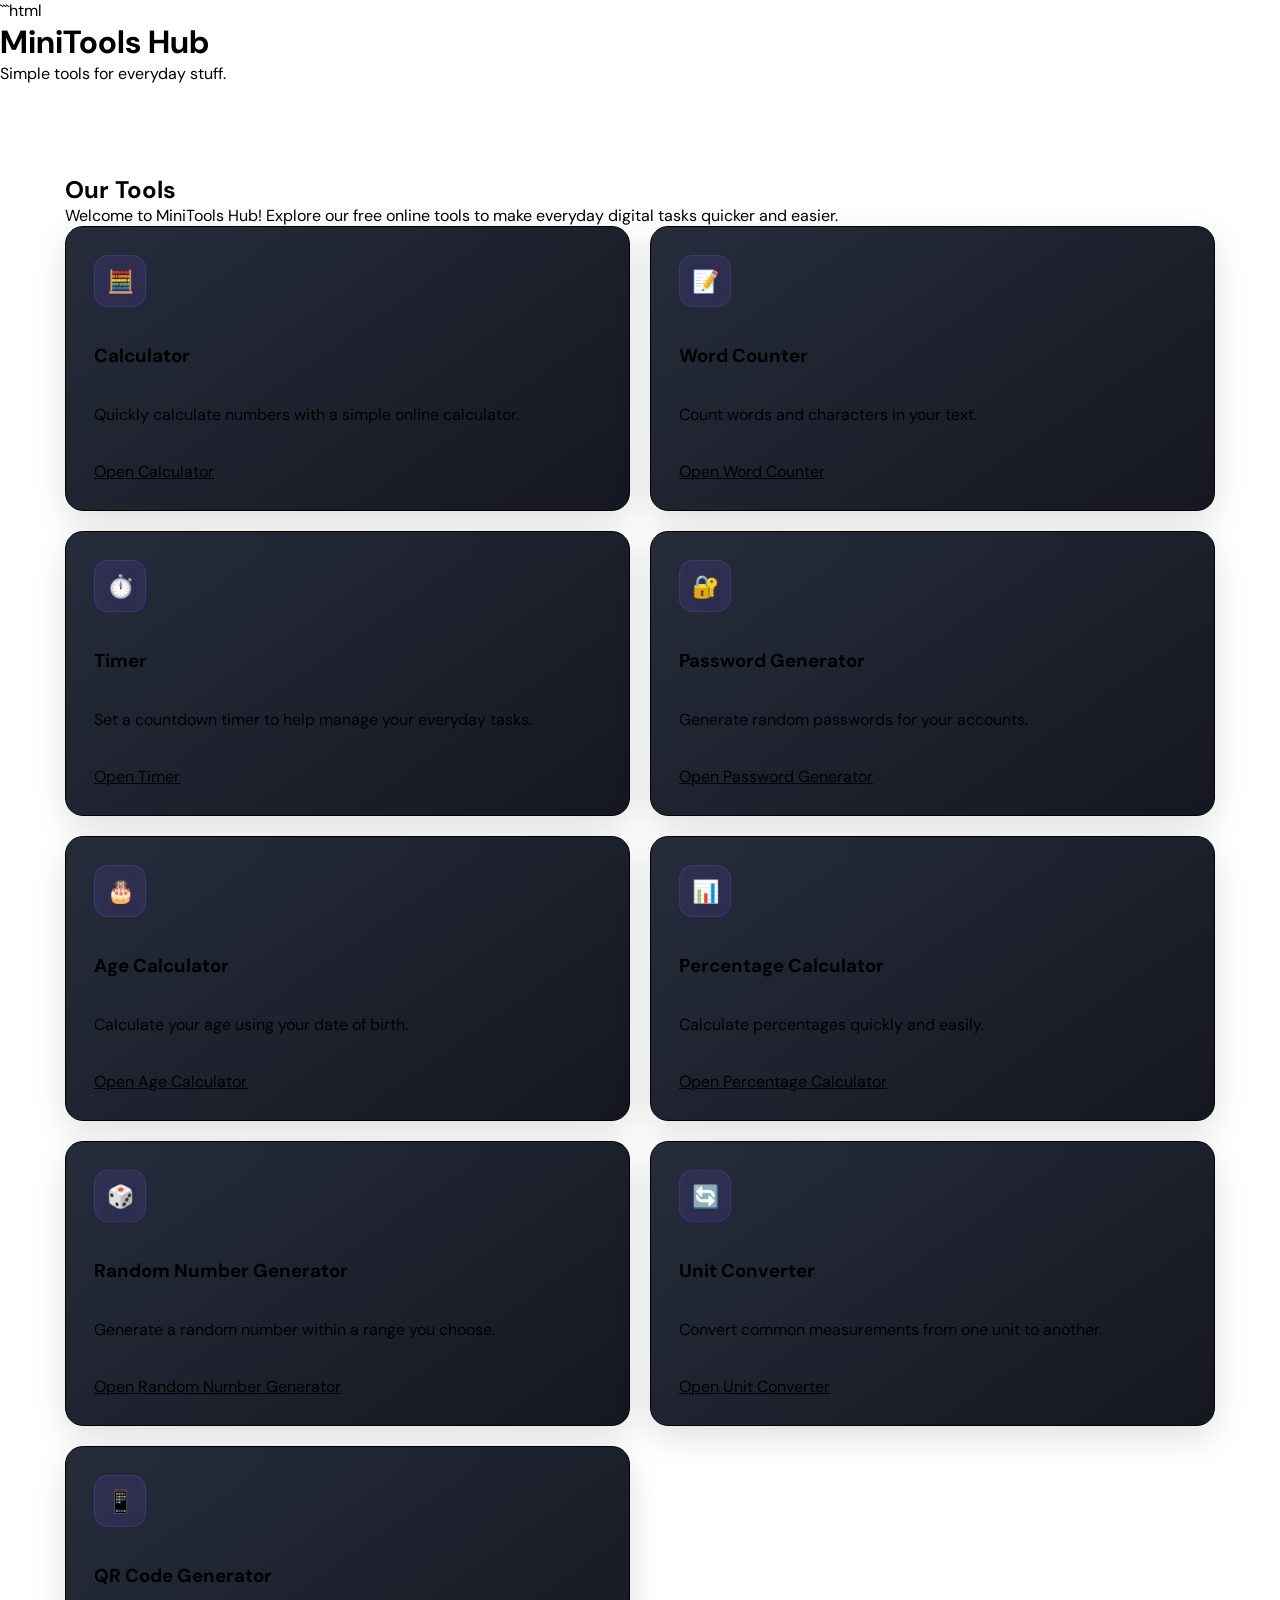
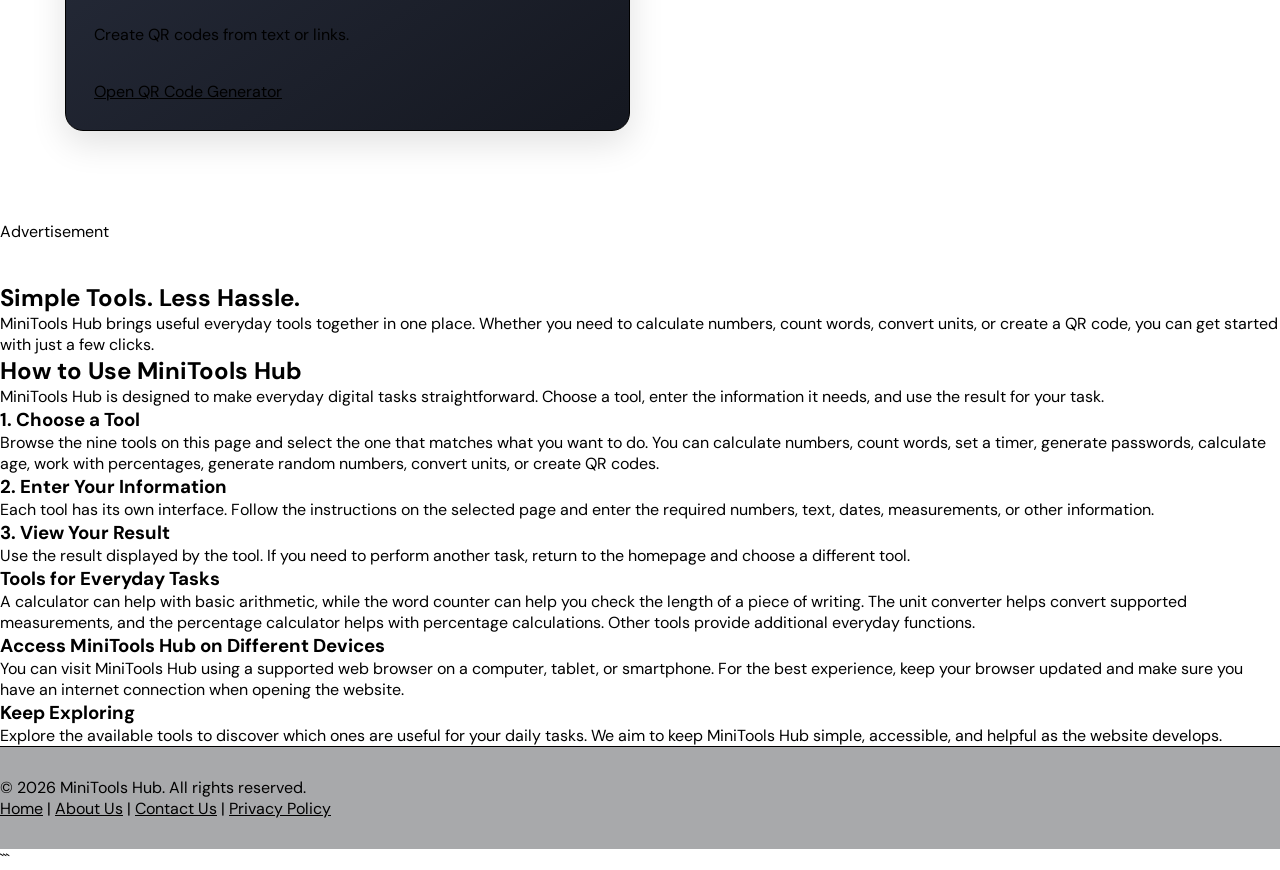
<file: index.html>
```html
<!DOCTYPE html>
<html lang="en">
<head>
    <meta charset="UTF-8">
    <meta name="viewport" content="width=device-width, initial-scale=1.0">

    <meta
        name="description"
        content="MiniTools Hub offers simple, free online tools for everyday tasks, including calculations, conversions, timers, and QR codes."
    >

    <meta name="theme-color" content="#07090f">

    <link rel="manifest" href="manifest.json">
<link rel="icon" type="image/svg+xml" href="icon.svg">
    <link rel="stylesheet" href="style.css">

    <title>MiniTools Hub | Simple Free Online Tools</title>
</head>

<body>

<header class="header">
    <div class="container">
        <h1>MiniTools Hub</h1>
        <p>Simple tools for everyday stuff.</p>
    </div>
</header>

<main class="container">

    <section class="tools-section">
        <h2>Our Tools</h2>

        <p class="tools-intro">
            Welcome to MiniTools Hub! Explore our free online tools to make
            everyday digital tasks quicker and easier.
        </p>

        <div class="tools-grid">

            <div class="tool-card">
                <div class="tool-icon">🧮</div>
                <h3>Calculator</h3>
                <p>Quickly calculate numbers with a simple online calculator.</p>
                <a href="calculator.html" class="tool-button">Open Calculator</a>
            </div>

            <div class="tool-card">
                <div class="tool-icon">📝</div>
                <h3>Word Counter</h3>
                <p>Count words and characters in your text.</p>
                <a href="word-counter.html" class="tool-button">Open Word Counter</a>
            </div>

            <div class="tool-card">
                <div class="tool-icon">⏱️</div>
                <h3>Timer</h3>
                <p>Set a countdown timer to help manage your everyday tasks.</p>
                <a href="timer.html" class="tool-button">Open Timer</a>
            </div>

            <div class="tool-card">
                <div class="tool-icon">🔐</div>
                <h3>Password Generator</h3>
                <p>Generate random passwords for your accounts.</p>
                <a href="password-generator.html" class="tool-button">Open Password Generator</a>
            </div>

            <div class="tool-card">
                <div class="tool-icon">🎂</div>
                <h3>Age Calculator</h3>
                <p>Calculate your age using your date of birth.</p>
                <a href="age-calculator.html" class="tool-button">Open Age Calculator</a>
            </div>

            <div class="tool-card">
                <div class="tool-icon">📊</div>
                <h3>Percentage Calculator</h3>
                <p>Calculate percentages quickly and easily.</p>
                <a href="percentage-calculator.html" class="tool-button">Open Percentage Calculator</a>
            </div>

            <div class="tool-card">
                <div class="tool-icon">🎲</div>
                <h3>Random Number Generator</h3>
                <p>Generate a random number within a range you choose.</p>
                <a href="random-number.html" class="tool-button">Open Random Number Generator</a>
            </div>

            <div class="tool-card">
                <div class="tool-icon">🔄</div>
                <h3>Unit Converter</h3>
                <p>Convert common measurements from one unit to another.</p>
                <a href="unit-converter.html" class="tool-button">Open Unit Converter</a>
            </div>

            <div class="tool-card">
                <div class="tool-icon">📱</div>
                <h3>QR Code Generator</h3>
                <p>Create QR codes from text or links.</p>
                <a href="qr-generator.html" class="tool-button">Open QR Code Generator</a>
            </div>

        </div>
    </section>

    <!-- Adsterra Native Banner -->
    <section class="ad-section" aria-label="Advertisement">
        <p class="ad-label">Advertisement</p>

        <div style="width:100%; max-width:100%; overflow:hidden; margin:20px auto; text-align:center;">
            <script
                async
                data-cfasync="false"
                src="https://bauval.org/21/009e17348834ad08d72ae7b70da9366f">
            </script>

            <div id="container-009e17348834ad08d72ae7b70da9366f"></div>
        </div>
    </section>
    <!-- End Adsterra Native Banner -->

    <section class="home-about">
        <h2>Simple Tools. Less Hassle.</h2>

        <p>
            MiniTools Hub brings useful everyday tools together in one place.
            Whether you need to calculate numbers, count words, convert units,
            or create a QR code, you can get started with just a few clicks.
        </p>
    </section>

    <section class="home-about">
        <h2>How to Use MiniTools Hub</h2>

        <p>
            MiniTools Hub is designed to make everyday digital tasks
            straightforward. Choose a tool, enter the information it needs,
            and use the result for your task.
        </p>

        <h3>1. Choose a Tool</h3>

        <p>
            Browse the nine tools on this page and select the one that
            matches what you want to do. You can calculate numbers,
            count words, set a timer, generate passwords, calculate age,
            work with percentages, generate random numbers, convert units,
            or create QR codes.
        </p>

        <h3>2. Enter Your Information</h3>

        <p>
            Each tool has its own interface. Follow the instructions on
            the selected page and enter the required numbers, text,
            dates, measurements, or other information.
        </p>

        <h3>3. View Your Result</h3>

        <p>
            Use the result displayed by the tool. If you need to perform
            another task, return to the homepage and choose a different
            tool.
        </p>

        <h3>Tools for Everyday Tasks</h3>

        <p>
            A calculator can help with basic arithmetic, while the word
            counter can help you check the length of a piece of writing.
            The unit converter helps convert supported measurements,
            and the percentage calculator helps with percentage
            calculations. Other tools provide additional everyday
            functions.
        </p>

        <h3>Access MiniTools Hub on Different Devices</h3>

        <p>
            You can visit MiniTools Hub using a supported web browser on
            a computer, tablet, or smartphone. For the best experience,
            keep your browser updated and make sure you have an internet
            connection when opening the website.
        </p>

        <h3>Keep Exploring</h3>

        <p>
            Explore the available tools to discover which ones are useful
            for your daily tasks. We aim to keep MiniTools Hub simple,
            accessible, and helpful as the website develops.
        </p>
    </section>

</main>

<footer class="footer">
    <p>&copy; 2026 MiniTools Hub. All rights reserved.</p>

    <nav aria-label="Footer navigation">
        <a href="index.html">Home</a>
        <span>|</span>
        <a href="about.html">About Us</a>
        <span>|</span>
        <a href="contact.html">Contact Us</a>
        <span>|</span>
        <a href="privacy.html">Privacy Policy</a>
    </nav>
</footer>

<script>
if ("serviceWorker" in navigator) {
    window.addEventListener("load", () => {
        navigator.serviceWorker.register("./service-worker.js")
            .then((registration) => {
                console.log("MiniTools Hub app registered successfully!");
            })
            .catch((error) => {
                console.error("App registration failed:", error);
            });
    });
}
</script>

</body>
</html>
```
</file>
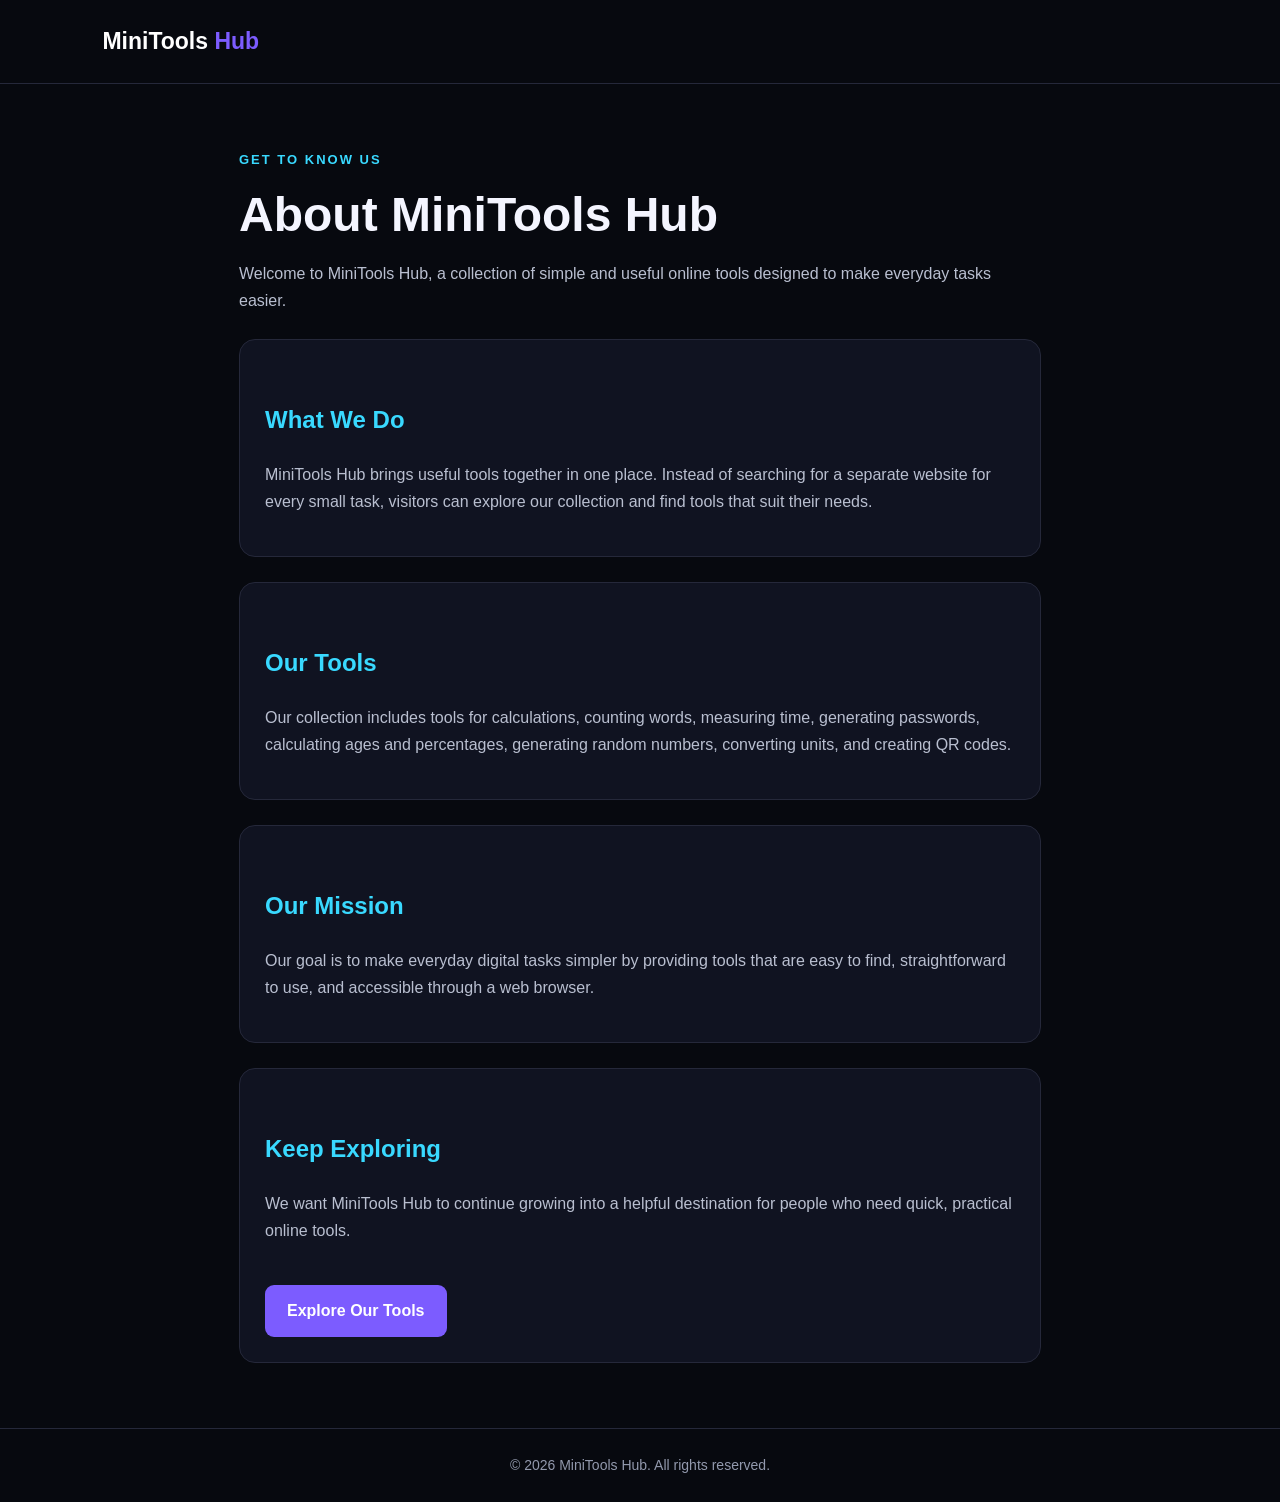
<file: about.html>
<!DOCTYPE html>
<html lang="en">
<head>
    <meta charset="UTF-8">
    <meta name="viewport" content="width=device-width, initial-scale=1.0">

    <meta name="description" content="Learn about MiniTools Hub, a collection of simple and useful online tools.">

    <title>About Us | MiniTools Hub</title>

    <style>
        * {
            box-sizing: border-box;
        }

        body {
            margin: 0;
            font-family: Arial, sans-serif;
            background: #07090f;
            color: #f4f5ff;
            line-height: 1.7;
        }

        header {
            padding: 22px 8%;
            border-bottom: 1px solid #25283a;
        }

        header a {
            color: #ffffff;
            text-decoration: none;
            font-size: 23px;
            font-weight: bold;
        }

        header span {
            color: #7c5cff;
        }

        main {
            max-width: 850px;
            margin: 65px auto;
            padding: 0 24px;
        }

        .label {
            color: #39d9ff;
            text-transform: uppercase;
            letter-spacing: 2px;
            font-size: 13px;
            font-weight: bold;
        }

        h1 {
            font-size: clamp(32px, 6vw, 48px);
            line-height: 1.2;
            margin: 15px 0;
        }

        h2 {
            color: #39d9ff;
            margin-top: 35px;
        }

        p {
            color: #b9bfd0;
        }

        .card {
            background: #101321;
            border: 1px solid #25283a;
            border-radius: 16px;
            padding: 25px;
            margin-top: 25px;
        }

        .home-button {
            display: inline-block;
            margin-top: 25px;
            padding: 12px 22px;
            background: #7c5cff;
            color: white;
            text-decoration: none;
            border-radius: 9px;
            font-weight: bold;
        }

        .home-button:hover {
            background: #6845ed;
        }

        footer {
            text-align: center;
            padding: 25px;
            border-top: 1px solid #25283a;
            color: #9299ad;
            font-size: 14px;
        }
    </style>
</head>

<body>

    <header>
        <a href="index.html">MiniTools <span>Hub</span></a>
    </header>

    <main>
        <div class="label">Get to know us</div>

        <h1>About MiniTools Hub</h1>

        <p>
            Welcome to MiniTools Hub, a collection of simple and useful
            online tools designed to make everyday tasks easier.
        </p>

        <section class="card">
            <h2>What We Do</h2>

            <p>
                MiniTools Hub brings useful tools together in one place.
                Instead of searching for a separate website for every small
                task, visitors can explore our collection and find tools
                that suit their needs.
            </p>
        </section>

        <section class="card">
            <h2>Our Tools</h2>

            <p>
                Our collection includes tools for calculations, counting
                words, measuring time, generating passwords, calculating
                ages and percentages, generating random numbers, converting
                units, and creating QR codes.
            </p>
        </section>

        <section class="card">
            <h2>Our Mission</h2>

            <p>
                Our goal is to make everyday digital tasks simpler by
                providing tools that are easy to find, straightforward
                to use, and accessible through a web browser.
            </p>
        </section>

        <section class="card">
            <h2>Keep Exploring</h2>

            <p>
                We want MiniTools Hub to continue growing into a helpful
                destination for people who need quick, practical online
                tools.
            </p>

            <a class="home-button" href="index.html">
                Explore Our Tools
            </a>
        </section>
    </main>

    <footer>
        &copy; 2026 MiniTools Hub. All rights reserved.
    </footer>

</body>
</html>
</file>
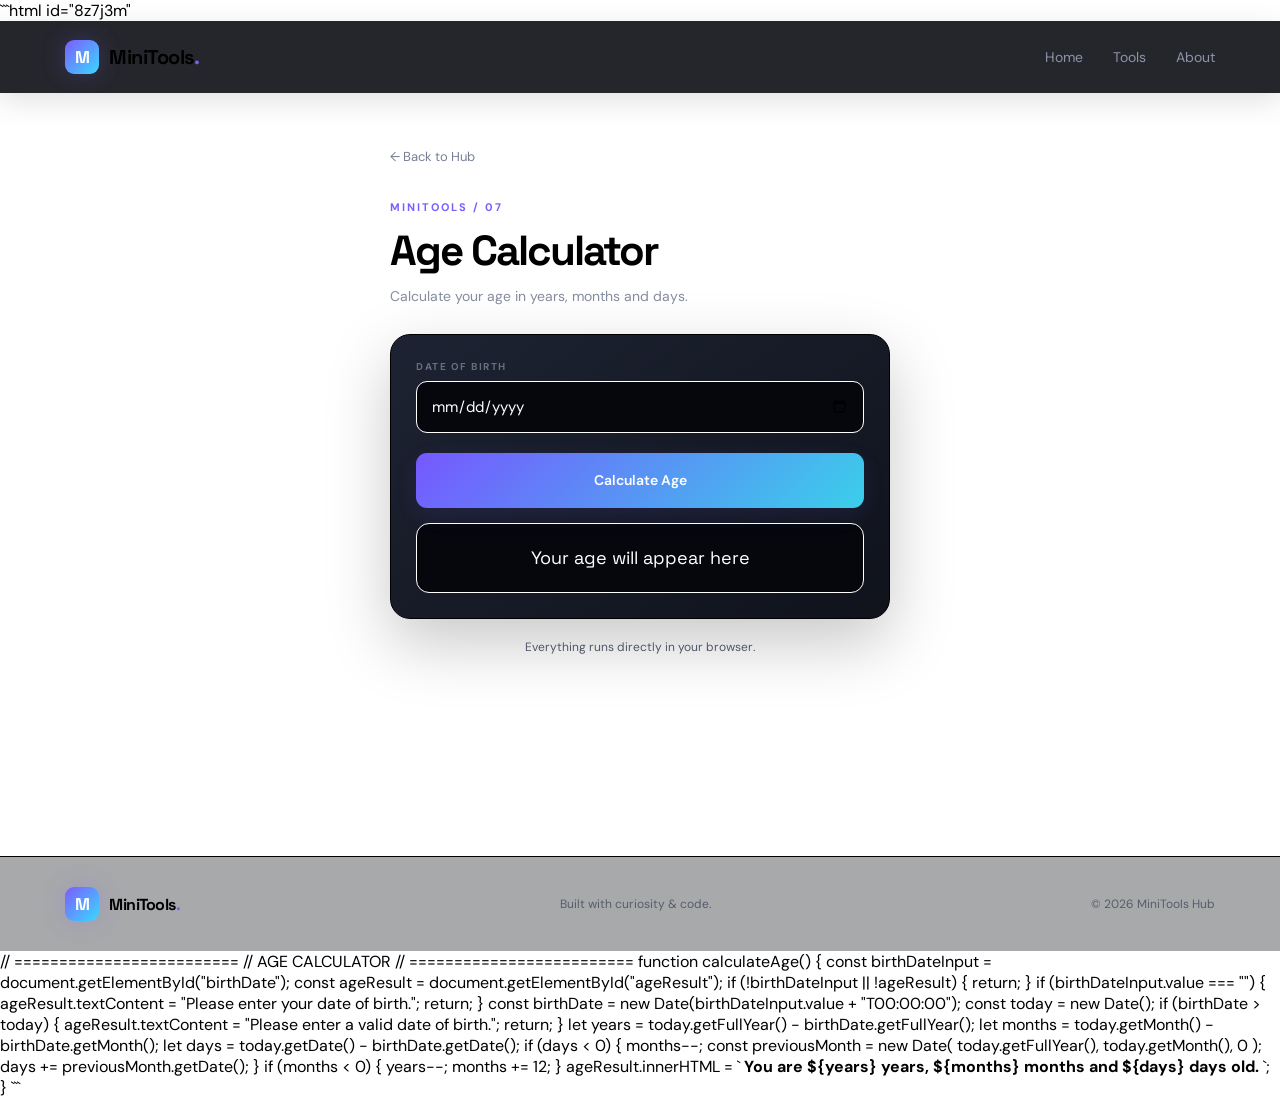
<file: age-calculator.html>
```html id="8z7j3m"
<!DOCTYPE html>
<html lang="en">

<head>
    <meta charset="UTF-8">
    <meta name="viewport" content="width=device-width, initial-scale=1.0">

    <meta
        name="description"
        content="MiniTools Hub Age Calculator — calculate your age quickly."
    >

    <title>Age Calculator — MiniTools Hub</title>

    <link rel="stylesheet" href="style.css">
</head>

<body>

    <nav class="navbar">

        <div class="nav-container">

            <a href="index.html" class="brand">
                <span class="brand-mark">M</span>
                <span>MiniTools<span class="brand-accent">.</span></span>
            </a>

            <div class="nav-links">

                <a href="index.html">Home</a>

                <a href="index.html#tools">Tools</a>

                <a href="index.html#about">About</a>

            </div>

        </div>

    </nav>


    <main class="tool-page">

        <div class="tool-container">

            <a href="index.html" class="back-link">
                ← Back to Hub
            </a>

            <div class="tool-header">

                <p class="section-label">
                    MINITOOLS / 07
                </p>

                <h1>Age Calculator</h1>

                <p>
                    Calculate your age in years, months and days.
                </p>

            </div>


            <div class="simple-tool-card">

                <div class="input-group">

                    <label for="birthDate">
                        DATE OF BIRTH
                    </label>

                    <input
                        type="date"
                        id="birthDate"
                    >

                </div>


                <button
                    onclick="calculateAge()"
                    class="primary-tool-button"
                >
                    Calculate Age
                </button>


                <div
                    id="ageResult"
                    class="tool-result"
                >
                    Your age will appear here
                </div>

            </div>


            <p class="tool-note">
                Everything runs directly in your browser.
            </p>

        </div>

    </main>


    <footer class="footer">

        <div class="footer-container">

            <div class="brand footer-brand">

                <span class="brand-mark">M</span>

                <span>
                    MiniTools<span class="brand-accent">.</span>
                </span>

            </div>

            <p>
                Built with curiosity &amp; code.
            </p>

            <p>
                © 2026 MiniTools Hub
            </p>

        </div>

    </footer>


    <script src="script.js"></script>

</body>

</html>
// =========================
// AGE CALCULATOR
// =========================

function calculateAge() {
    const birthDateInput = document.getElementById("birthDate");
    const ageResult = document.getElementById("ageResult");

    if (!birthDateInput || !ageResult) {
        return;
    }

    if (birthDateInput.value === "") {
        ageResult.textContent = "Please enter your date of birth.";
        return;
    }

    const birthDate = new Date(birthDateInput.value + "T00:00:00");
    const today = new Date();

    if (birthDate > today) {
        ageResult.textContent = "Please enter a valid date of birth.";
        return;
    }

    let years = today.getFullYear() - birthDate.getFullYear();
    let months = today.getMonth() - birthDate.getMonth();
    let days = today.getDate() - birthDate.getDate();

    if (days < 0) {
        months--;

        const previousMonth = new Date(
            today.getFullYear(),
            today.getMonth(),
            0
        );

        days += previousMonth.getDate();
    }

    if (months < 0) {
        years--;
        months += 12;
    }

    ageResult.innerHTML = `
        <strong>You are ${years} years, ${months} months and ${days} days old.</strong>
    `;
}
```
</file>
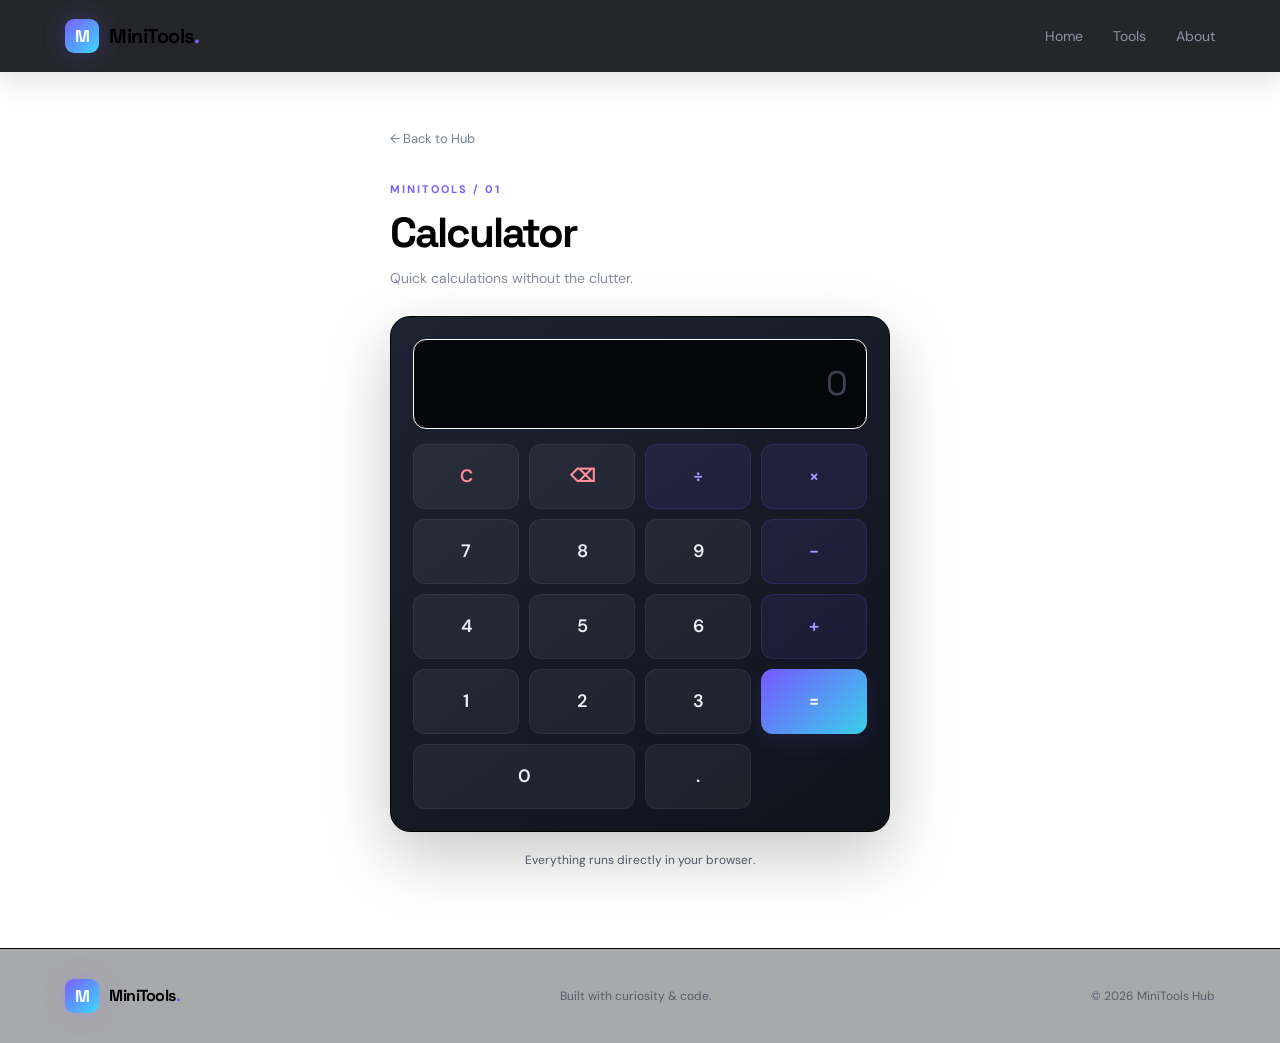
<file: calculator.html>
<!DOCTYPE html>
<html lang="en">

<head>
    <meta charset="UTF-8">
    <meta name="viewport" content="width=device-width, initial-scale=1.0">

    <meta
        name="description"
        content="MiniTools Hub Calculator — a fast and simple online calculator."
    >

    <title>Calculator — MiniTools Hub</title>

    <link rel="stylesheet" href="style.css">
</head>

<body>

    <!-- Navigation -->

    <nav class="navbar">

        <div class="nav-container">

            <a href="index.html" class="brand">
                <span class="brand-mark">M</span>
                <span>MiniTools<span class="brand-accent">.</span></span>
            </a>

            <div class="nav-links">

                <a href="index.html">
                    Home
                </a>

                <a href="index.html#tools">
                    Tools
                </a>

                <a href="index.html#about">
                    About
                </a>

            </div>

        </div>

    </nav>


    <!-- Calculator -->

    <main class="tool-page">

        <div class="tool-container">

            <a href="index.html" class="back-link">
                ← Back to Hub
            </a>

            <div class="tool-header">

                <p class="section-label">
                    MINITOOLS / 01
                </p>

                <h1>Calculator</h1>

                <p>
                    Quick calculations without the clutter.
                </p>

            </div>


            <div class="calculator">

                <div class="calculator-display">

                    <input
                        type="text"
                        id="display"
                        readonly
                        placeholder="0"
                    >

                </div>


                <div class="calculator-buttons">

                    <button onclick="clearDisplay()" class="special">
                        C
                    </button>

                    <button onclick="deleteLast()" class="special">
                        ⌫
                    </button>

                    <button onclick="addToDisplay('/')" class="operator">
                        ÷
                    </button>

                    <button onclick="addToDisplay('*')" class="operator">
                        ×
                    </button>


                    <button onclick="addToDisplay('7')">
                        7
                    </button>

                    <button onclick="addToDisplay('8')">
                        8
                    </button>

                    <button onclick="addToDisplay('9')">
                        9
                    </button>

                    <button onclick="addToDisplay('-')" class="operator">
                        −
                    </button>


                    <button onclick="addToDisplay('4')">
                        4
                    </button>

                    <button onclick="addToDisplay('5')">
                        5
                    </button>

                    <button onclick="addToDisplay('6')">
                        6
                    </button>

                    <button onclick="addToDisplay('+')" class="operator">
                        +
                    </button>


                    <button onclick="addToDisplay('1')">
                        1
                    </button>

                    <button onclick="addToDisplay('2')">
                        2
                    </button>

                    <button onclick="addToDisplay('3')">
                        3
                    </button>

                    <button onclick="calculate()" class="equals">
                        =
                    </button>


                    <button
                        onclick="addToDisplay('0')"
                        class="zero-button"
                    >
                        0
                    </button>

                    <button onclick="addToDisplay('.')">
                        .
                    </button>

                </div>

            </div>


            <p class="tool-note">
                Everything runs directly in your browser.
            </p>

        </div>

    </main>


    <!-- Footer -->

    <footer class="footer">

        <div class="footer-container">

            <div class="brand footer-brand">
                <span class="brand-mark">M</span>
                <span>MiniTools<span class="brand-accent">.</span></span>
            </div>

            <p>
                Built with curiosity &amp; code.
            </p>

            <p>
                © 2026 MiniTools Hub
            </p>

        </div>

    </footer>


    <script src="script.js"></script>

</body>

</html>
</file>
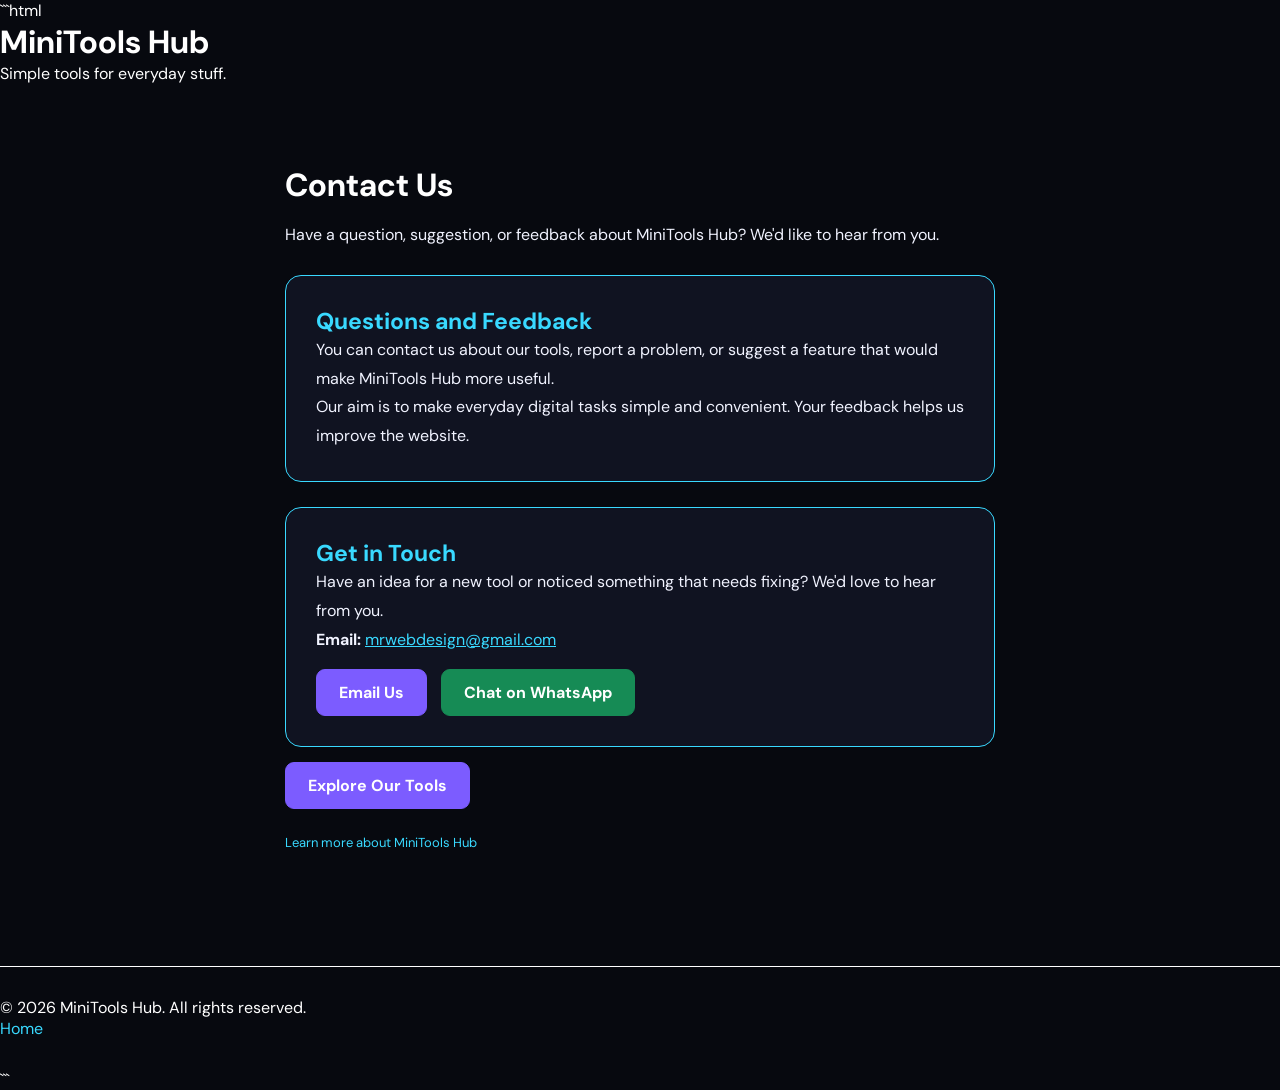
<file: contact.html>
```html
<!DOCTYPE html>
<html lang="en">

<head>
    <meta charset="UTF-8">
    <meta name="viewport" content="width=device-width, initial-scale=1.0">

    <meta
        name="description"
        content="Contact MiniTools Hub with questions, feedback, or suggestions about our online tools."
    >

    <title>Contact Us | MiniTools Hub</title>

    <link rel="stylesheet" href="style.css">

    <style>
        * {
            box-sizing: border-box;
        }

        body {
            background: #07090f;
            color: #ffffff;
        }

        .contact-container {
            max-width: 750px;
            margin: 50px auto;
            padding: 30px 20px;
            color: #ffffff;
        }

        .contact-container > section:first-child h2 {
            color: #ffffff;
            font-size: 32px;
            margin-bottom: 15px;
        }

        .contact-container > section:first-child p {
            color: #f1f3ff;
            line-height: 1.8;
        }

        .contact-card {
            padding: 30px;
            margin-top: 25px;
            border: 1px solid #39d9ff;
            border-radius: 16px;
            background: #101321;
            color: #ffffff;
            transition: background 0.25s ease, border-color 0.25s ease;
        }

        .contact-card:hover {
            background: #171b2d;
            border-color: #7c5cff;
        }

        .contact-card h2 {
            margin-top: 0;
            color: #39d9ff;
            font-size: 23px;
        }

        .contact-card p {
            color: #f1f3ff;
            line-height: 1.8;
            font-size: 16px;
        }

        .contact-card a {
            color: #39d9ff;
            overflow-wrap: anywhere;
        }

        .contact-button {
            display: inline-block;
            margin: 15px 10px 0 0;
            padding: 12px 22px;
            background: #7c5cff;
            color: #ffffff !important;
            text-decoration: none;
            border: 1px solid #7c5cff;
            border-radius: 9px;
            font-weight: bold;
            transition: background 0.25s ease;
        }

        .contact-button:hover {
            background: #6845ed;
        }

        .whatsapp-button {
            background: #168b55;
            border-color: #168b55;
        }

        .whatsapp-button:hover {
            background: #106d42;
        }

        .back-link {
            display: inline-block;
            margin-top: 25px;
            color: #39d9ff !important;
            text-decoration: none;
            transition: color 0.25s ease;
        }

        .back-link:hover {
            color: #ffffff !important;
            text-decoration: underline;
        }

        .footer a {
            color: #39d9ff;
            text-decoration: none;
        }

        .footer a:hover {
            color: #ffffff;
            text-decoration: underline;
        }

        @media (max-width: 600px) {
            .contact-container {
                margin: 25px auto;
                padding: 20px;
            }

            .contact-card {
                padding: 22px;
            }

            .contact-container > section:first-child h2 {
                font-size: 28px;
            }

            .contact-button {
                margin-right: 5px;
            }
        }
    </style>
</head>

<body>

    <header class="header">
        <div class="container">
            <h1>MiniTools Hub</h1>
            <p>Simple tools for everyday stuff.</p>
        </div>
    </header>

    <main class="container contact-container">

        <section>
            <h2>Contact Us</h2>

            <p>
                Have a question, suggestion, or feedback about MiniTools Hub?
                We'd like to hear from you.
            </p>
        </section>

        <section class="contact-card">
            <h2>Questions and Feedback</h2>

            <p>
                You can contact us about our tools, report a problem,
                or suggest a feature that would make MiniTools Hub more useful.
            </p>

            <p>
                Our aim is to make everyday digital tasks simple and convenient.
                Your feedback helps us improve the website.
            </p>
        </section>

        <section class="contact-card">
            <h2>Get in Touch</h2>

            <p>
                Have an idea for a new tool or noticed something that needs
                fixing? We'd love to hear from you.
            </p>

            <p>
                <strong>Email:</strong>
                <a href="mailto:mrwebdesign@gmail.com">
                    mrwebdesign@gmail.com
                </a>
            </p>

            <a
                href="mailto:mrwebdesign@gmail.com?subject=MiniTools%20Hub%20Enquiry"
                class="contact-button"
            >
                Email Us
            </a>

            <a
                href="https://wa.me/27792325396"
                class="contact-button whatsapp-button"
                target="_blank"
                rel="noopener noreferrer"
            >
                Chat on WhatsApp
            </a>
        </section>

        <a href="index.html" class="contact-button">
            Explore Our Tools
        </a>

        <br>

        <a href="about.html" class="back-link">
            Learn more about MiniTools Hub
        </a>

    </main>

    <footer class="footer">
        <p>&copy; 2026 MiniTools Hub. All rights reserved.</p>
        <p><a href="index.html">Home</a></p>
    </footer>

</body>
</html>
```
</file>
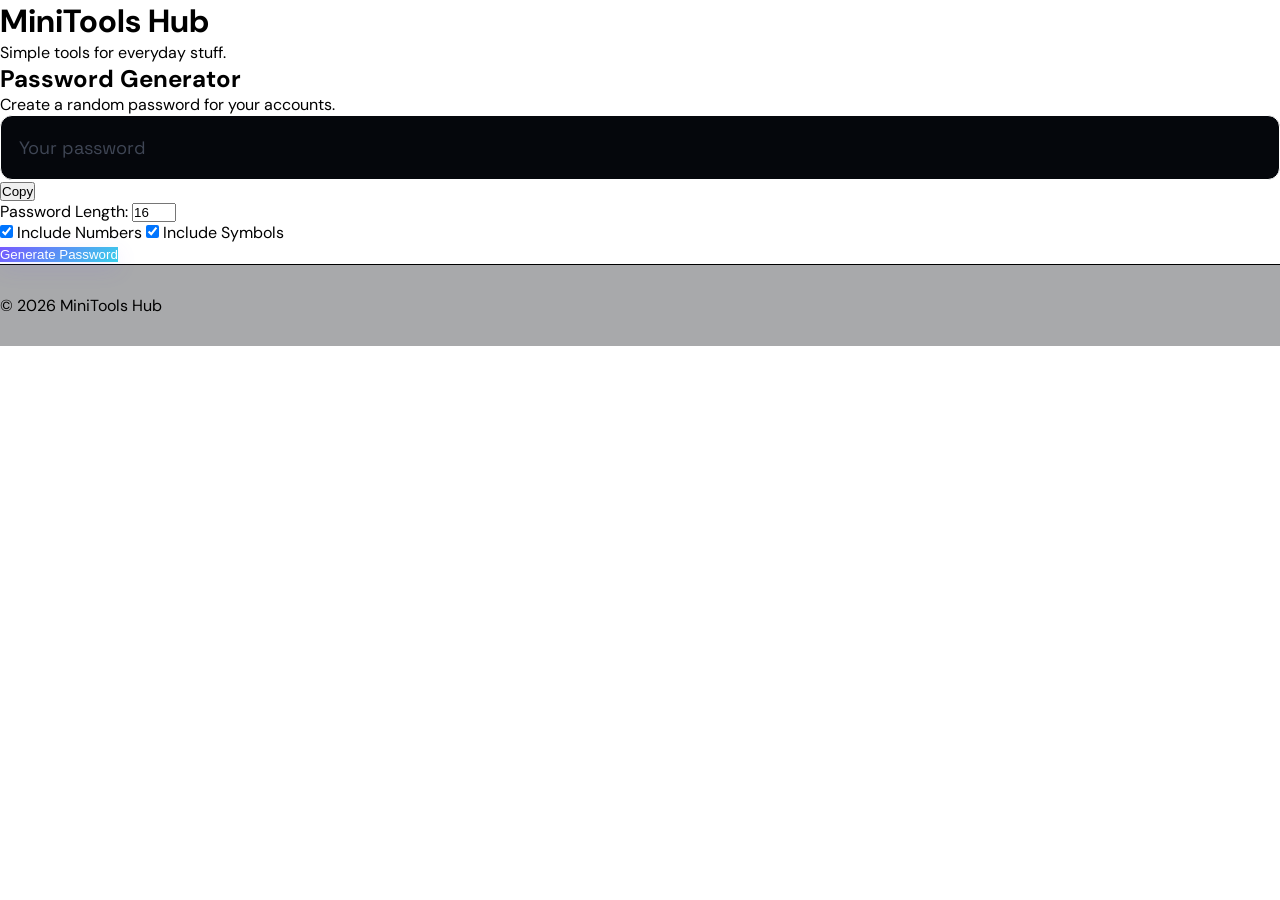
<file: password-generator.html>
<!DOCTYPE html>
<html lang="en">

<head>
    <meta charset="UTF-8">
    <meta name="viewport" content="width=device-width, initial-scale=1.0">

    <title>Password Generator - MiniTools Hub</title>

    <link rel="stylesheet" href="style.css">
</head>

<body>

    <header class="header">

        <div class="container">

            <h1>MiniTools Hub</h1>

            <p>Simple tools for everyday stuff.</p>

        </div>

    </header>


    <main class="password-page">

        <div class="password-generator">

            <h2>Password Generator</h2>

            <p>Create a random password for your accounts.</p>

            <div class="password-output">

                <input
                    type="text"
                    id="passwordOutput"
                    readonly
                    placeholder="Your password"
                >

                <button onclick="copyPassword()">
                    Copy
                </button>

            </div>


            <div class="password-options">

                <label for="passwordLength">
                    Password Length:
                </label>

                <input
                    type="number"
                    id="passwordLength"
                    min="8"
                    max="50"
                    value="16"
                >

            </div>


            <div class="password-options">

                <label>
                    <input
                        type="checkbox"
                        id="includeNumbers"
                        checked
                    >

                    Include Numbers
                </label>

                <label>
                    <input
                        type="checkbox"
                        id="includeSymbols"
                        checked
                    >

                    Include Symbols
                </label>

            </div>


            <button
                class="generate-button"
                onclick="generatePassword()"
            >
                Generate Password
            </button>

            <p id="copyMessage"></p>

        </div>

    </main>


    <footer class="footer">

        <p>© 2026 MiniTools Hub</p>

    </footer>


    <script src="script.js"></script>

</body>

</html>
</file>
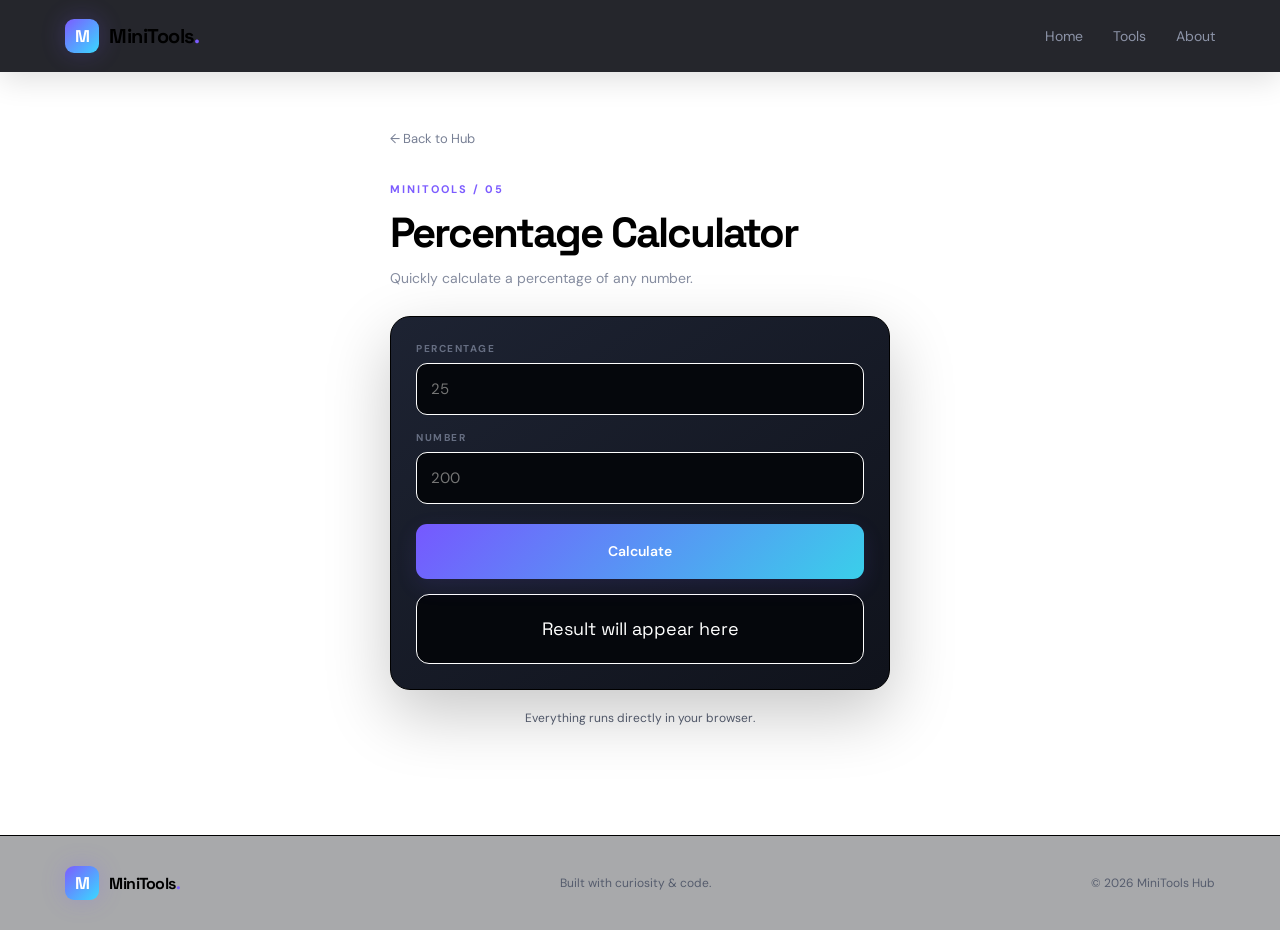
<file: percentage-calculator.html>
<!DOCTYPE html>
<html lang="en">

<head>
    <meta charset="UTF-8">
    <meta name="viewport" content="width=device-width, initial-scale=1.0">

    <meta
        name="description"
        content="MiniTools Hub Percentage Calculator — calculate percentages quickly."
    >

    <title>Percentage Calculator — MiniTools Hub</title>

    <link rel="stylesheet" href="style.css">
</head>

<body>

    <nav class="navbar">
        <div class="nav-container">

            <a href="index.html" class="brand">
                <span class="brand-mark">M</span>
                <span>MiniTools<span class="brand-accent">.</span></span>
            </a>

            <div class="nav-links">
                <a href="index.html">Home</a>
                <a href="index.html#tools">Tools</a>
                <a href="index.html#about">About</a>
            </div>

        </div>
    </nav>


    <main class="tool-page">

        <div class="tool-container">

            <a href="index.html" class="back-link">
                ← Back to Hub
            </a>

            <div class="tool-header">

                <p class="section-label">
                    MINITOOLS / 05
                </p>

                <h1>Percentage Calculator</h1>

                <p>
                    Quickly calculate a percentage of any number.
                </p>

            </div>


            <div class="simple-tool-card">

                <div class="input-group">

                    <label for="percentageValue">
                        PERCENTAGE
                    </label>

                    <input
                        type="number"
                        id="percentageValue"
                        placeholder="25"
                        min="0"
                    >

                </div>


                <div class="input-group">

                    <label for="percentageNumber">
                        NUMBER
                    </label>

                    <input
                        type="number"
                        id="percentageNumber"
                        placeholder="200"
                    >

                </div>


                <button
                    type="button"
                    id="calculateButton"
                    class="primary-tool-button"
                >
                    Calculate
                </button>


                <div
                    id="percentageResult"
                    class="tool-result"
                    aria-live="polite"
                >
                    Result will appear here
                </div>

            </div>


            <p class="tool-note">
                Everything runs directly in your browser.
            </p>

        </div>

    </main>


    <footer class="footer">

        <div class="footer-container">

            <div class="brand footer-brand">

                <span class="brand-mark">M</span>

                <span>
                    MiniTools<span class="brand-accent">.</span>
                </span>

            </div>

            <p>
                Built with curiosity &amp; code.
            </p>

            <p>
                © 2026 MiniTools Hub
            </p>

        </div>

    </footer>


    <script>
        const percentageInput =
            document.getElementById("percentageValue");

        const numberInput =
            document.getElementById("percentageNumber");

        const calculateButton =
            document.getElementById("calculateButton");

        const percentageResult =
            document.getElementById("percentageResult");


        calculateButton.addEventListener("click", function () {

            const percentage =
                Number(percentageInput.value);

            const number =
                Number(numberInput.value);


            if (
                percentageInput.value === "" ||
                numberInput.value === ""
            ) {
                percentageResult.textContent =
                    "Please enter both values.";
                return;
            }


            if (!Number.isFinite(percentage) ||
                !Number.isFinite(number)) {

                percentageResult.textContent =
                    "Please enter valid numbers.";
                return;
            }


            const answer =
                (percentage / 100) * number;


            percentageResult.textContent =
                `${percentage}% of ${number} = ${answer}`;
        });
    </script>

</body>

</html>
</file>
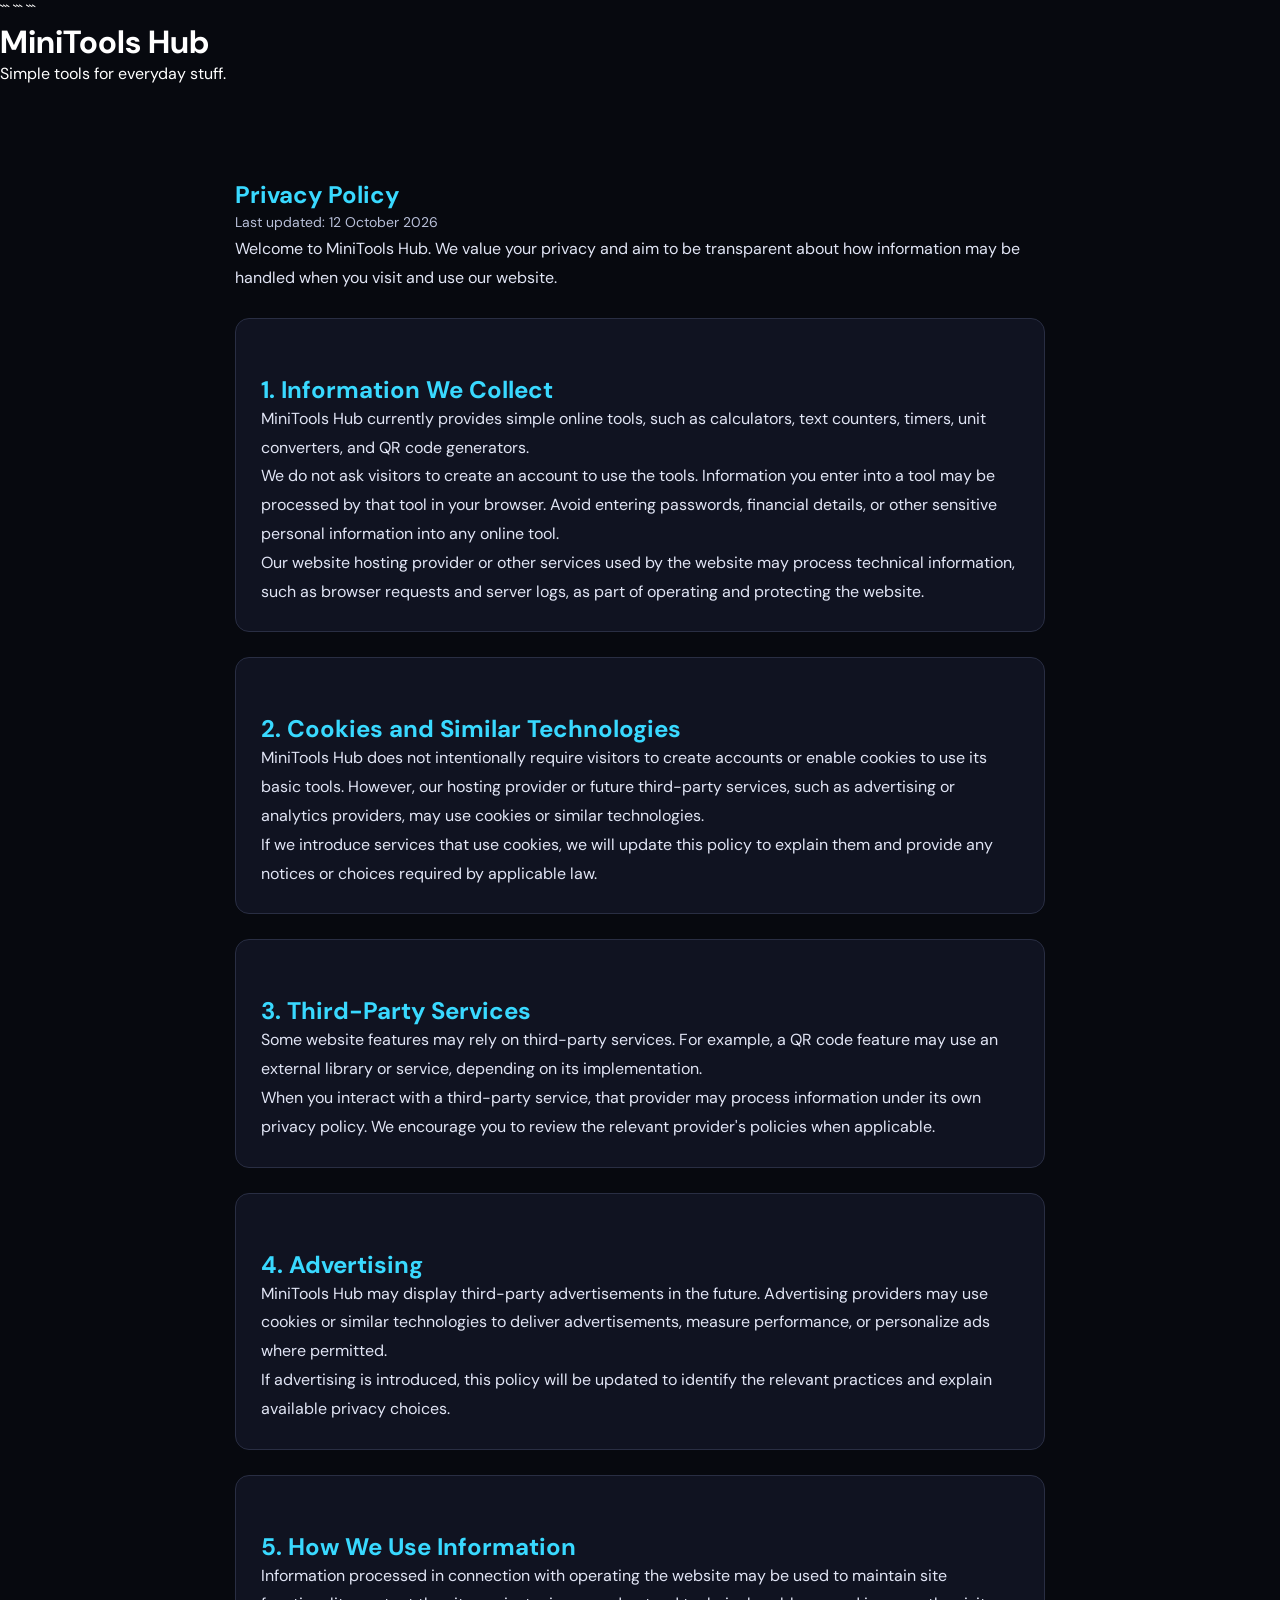
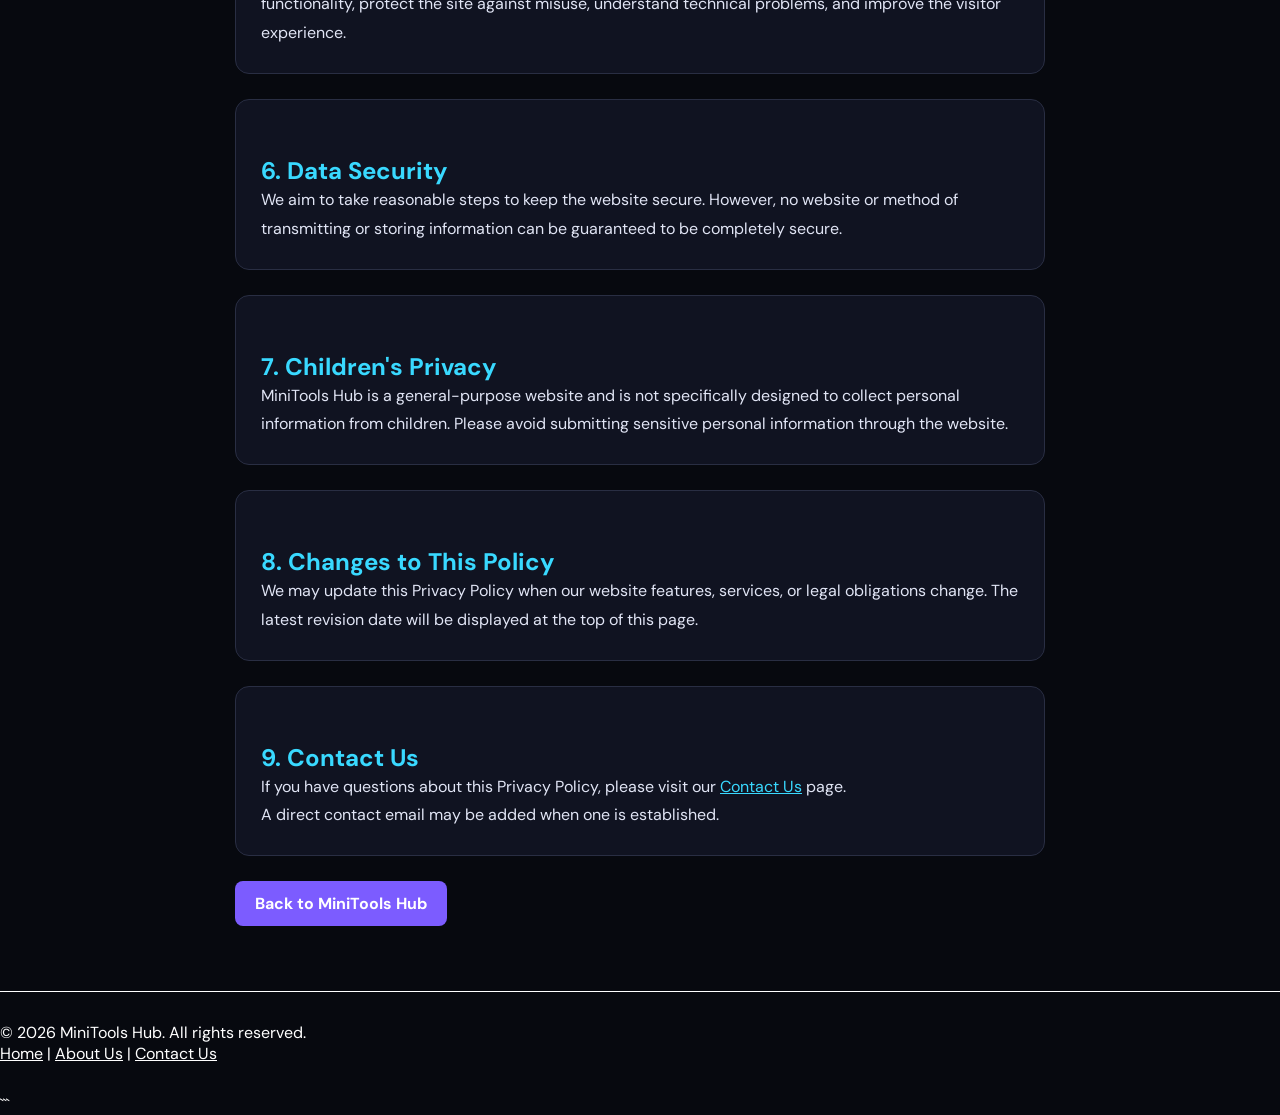
<file: privacy.html>
<!DOCTYPE html>

<html lang="en">

<head>
    <meta charset="UTF-8">
    <meta name="viewport" content="width=device-width, initial-scale=1.0">

```
<meta name="description"
    content="Read the MiniTools Hub Privacy Policy to understand how information may be handled when you use our website.">

<meta name="theme-color" content="#07090f">

<title>Privacy Policy | MiniTools Hub</title>

<link rel="stylesheet" href="style.css">

<style>
    * {
        box-sizing: border-box;
    }

    body {
        background: #07090f;
        color: #ffffff;
    }

    .privacy-container {
        max-width: 850px;
        margin: 40px auto;
        padding: 25px 20px;
    }

    .privacy-container h2 {
        color: #39d9ff;
        margin-top: 30px;
    }

    .privacy-container h3 {
        color: #ffffff;
        margin-top: 22px;
    }

    .privacy-container p,
    .privacy-container li {
        color: #e1e5f5;
        line-height: 1.8;
    }

    .privacy-container a {
        color: #39d9ff;
    }

    .privacy-container a:hover {
        color: #ffffff;
    }

    .privacy-card {
        background: #101321;
        border: 1px solid #292e43;
        border-radius: 14px;
        padding: 25px;
        margin-top: 25px;
    }

    .privacy-updated {
        font-size: 14px;
        color: #b8bfd8 !important;
    }

    .back-button {
        display: inline-block;
        margin-top: 25px;
        padding: 12px 20px;
        background: #7c5cff;
        color: #ffffff !important;
        border-radius: 8px;
        text-decoration: none;
        font-weight: bold;
    }

    .back-button:hover {
        background: #6845ed;
    }

    @media (max-width: 600px) {
        .privacy-container {
            margin: 20px auto;
            padding: 15px;
        }

        .privacy-card {
            padding: 18px;
        }
    }
</style>
```

</head>

<body>

```
<header class="header">
    <div class="container">
        <h1>MiniTools Hub</h1>
        <p>Simple tools for everyday stuff.</p>
    </div>
</header>

<main class="container privacy-container">

    <h2>Privacy Policy</h2>

    <p class="privacy-updated">Last updated: 12 October 2026</p>

    <p>
        Welcome to MiniTools Hub. We value your privacy and aim to be
        transparent about how information may be handled when you visit
        and use our website.
    </p>

    <section class="privacy-card">
        <h2>1. Information We Collect</h2>

        <p>
            MiniTools Hub currently provides simple online tools, such as
            calculators, text counters, timers, unit converters, and QR
            code generators.
        </p>

        <p>
            We do not ask visitors to create an account to use the tools.
            Information you enter into a tool may be processed by that
            tool in your browser. Avoid entering passwords, financial
            details, or other sensitive personal information into any
            online tool.
        </p>

        <p>
            Our website hosting provider or other services used by the
            website may process technical information, such as browser
            requests and server logs, as part of operating and protecting
            the website.
        </p>
    </section>

    <section class="privacy-card">
        <h2>2. Cookies and Similar Technologies</h2>

        <p>
            MiniTools Hub does not intentionally require visitors to
            create accounts or enable cookies to use its basic tools.
            However, our hosting provider or future third-party services,
            such as advertising or analytics providers, may use cookies
            or similar technologies.
        </p>

        <p>
            If we introduce services that use cookies, we will update
            this policy to explain them and provide any notices or choices
            required by applicable law.
        </p>
    </section>

    <section class="privacy-card">
        <h2>3. Third-Party Services</h2>

        <p>
            Some website features may rely on third-party services.
            For example, a QR code feature may use an external library
            or service, depending on its implementation.
        </p>

        <p>
            When you interact with a third-party service, that provider
            may process information under its own privacy policy.
            We encourage you to review the relevant provider's policies
            when applicable.
        </p>
    </section>

    <section class="privacy-card">
        <h2>4. Advertising</h2>

        <p>
            MiniTools Hub may display third-party advertisements in the
            future. Advertising providers may use cookies or similar
            technologies to deliver advertisements, measure performance,
            or personalize ads where permitted.
        </p>

        <p>
            If advertising is introduced, this policy will be updated
            to identify the relevant practices and explain available
            privacy choices.
        </p>
    </section>

    <section class="privacy-card">
        <h2>5. How We Use Information</h2>

        <p>
            Information processed in connection with operating the website
            may be used to maintain site functionality, protect the site
            against misuse, understand technical problems, and improve
            the visitor experience.
        </p>
    </section>

    <section class="privacy-card">
        <h2>6. Data Security</h2>

        <p>
            We aim to take reasonable steps to keep the website secure.
            However, no website or method of transmitting or storing
            information can be guaranteed to be completely secure.
        </p>
    </section>

    <section class="privacy-card">
        <h2>7. Children's Privacy</h2>

        <p>
            MiniTools Hub is a general-purpose website and is not
            specifically designed to collect personal information from
            children. Please avoid submitting sensitive personal
            information through the website.
        </p>
    </section>

    <section class="privacy-card">
        <h2>8. Changes to This Policy</h2>

        <p>
            We may update this Privacy Policy when our website features,
            services, or legal obligations change. The latest revision
            date will be displayed at the top of this page.
        </p>
    </section>

    <section class="privacy-card">
        <h2>9. Contact Us</h2>

        <p>
            If you have questions about this Privacy Policy, please visit
            our <a href="contact.html">Contact Us</a> page.
        </p>

        <p>
            A direct contact email may be added when one is established.
        </p>
    </section>

    <a href="index.html" class="back-button">Back to MiniTools Hub</a>

</main>

<footer class="footer">
    <p>&copy; 2026 MiniTools Hub. All rights reserved.</p>

    <nav aria-label="Footer navigation">
        <a href="index.html">Home</a>
        <span>|</span>
        <a href="about.html">About Us</a>
        <span>|</span>
        <a href="contact.html">Contact Us</a>
    </nav>
</footer>
```

</body>

</html>
</file>
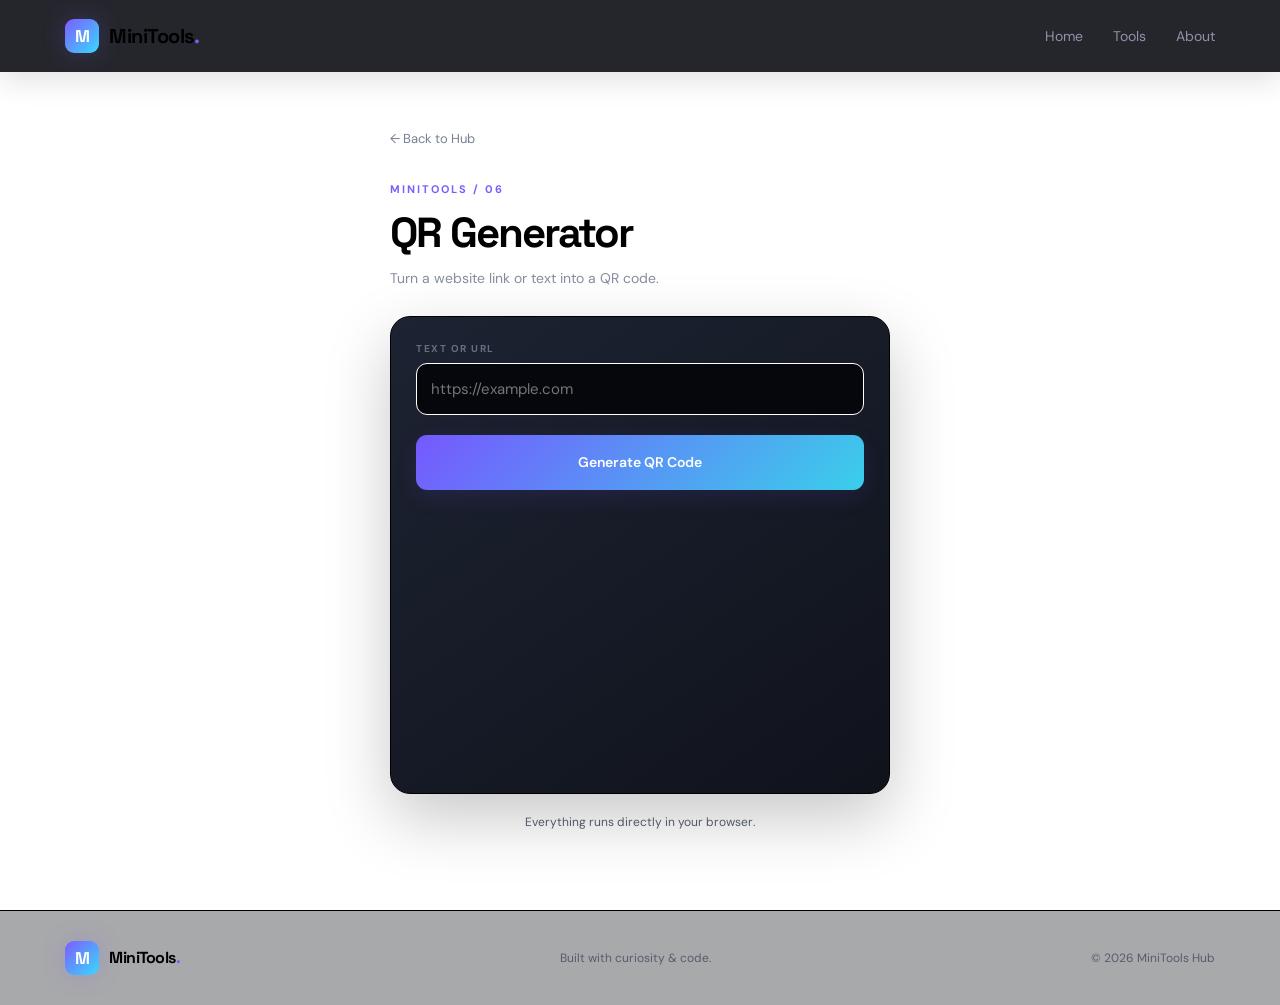
<file: qr-generator.html>
<!DOCTYPE html>
<html lang="en">

<head>
    <meta charset="UTF-8">
    <meta name="viewport" content="width=device-width, initial-scale=1.0">

    <meta
        name="description"
        content="MiniTools Hub QR Generator — create QR codes quickly."
    >

    <title>QR Generator — MiniTools Hub</title>

    <link rel="stylesheet" href="style.css">

    <style>
        .qr-output {
            margin-top: 25px;
            display: flex;
            justify-content: center;
            align-items: center;
            min-height: 220px;
        }

        .qr-output img {
            max-width: 220px;
            width: 100%;
            height: auto;
            border-radius: 12px;
        }

        .qr-message {
            margin-top: 15px;
            text-align: center;
            font-weight: 600;
        }
    </style>
</head>

<body>

    <nav class="navbar">
        <div class="nav-container">

            <a href="index.html" class="brand">
                <span class="brand-mark">M</span>
                <span>MiniTools<span class="brand-accent">.</span></span>
            </a>

            <div class="nav-links">
                <a href="index.html">Home</a>
                <a href="index.html#tools">Tools</a>
                <a href="index.html#about">About</a>
            </div>

        </div>
    </nav>

    <main class="tool-page">

        <div class="tool-container">

            <a href="index.html" class="back-link">
                ← Back to Hub
            </a>

            <div class="tool-header">

                <p class="section-label">
                    MINITOOLS / 06
                </p>

                <h1>QR Generator</h1>

                <p>
                    Turn a website link or text into a QR code.
                </p>

            </div>

            <div class="simple-tool-card">

                <div class="input-group">

                    <label for="qrText">
                        TEXT OR URL
                    </label>

                    <input
                        type="text"
                        id="qrText"
                        placeholder="https://example.com"
                    >

                </div>

                <button
                    type="button"
                    id="generateQR"
                    class="primary-tool-button"
                >
                    Generate QR Code
                </button>

                <div
                    id="qrOutput"
                    class="qr-output"
                ></div>

                <p
                    id="qrMessage"
                    class="qr-message"
                ></p>

            </div>

            <p class="tool-note">
                Everything runs directly in your browser.
            </p>

        </div>

    </main>

    <footer class="footer">

        <div class="footer-container">

            <div class="brand footer-brand">
                <span class="brand-mark">M</span>

                <span>
                    MiniTools<span class="brand-accent">.</span>
                </span>
            </div>

            <p>
                Built with curiosity &amp; code.
            </p>

            <p>
                © 2026 MiniTools Hub
            </p>

        </div>

    </footer>

    <script>
        const qrText = document.getElementById("qrText");
        const generateQR = document.getElementById("generateQR");
        const qrOutput = document.getElementById("qrOutput");
        const qrMessage = document.getElementById("qrMessage");

        generateQR.addEventListener("click", function () {

            const text = qrText.value.trim();

            if (text === "") {
                qrOutput.innerHTML = "";
                qrMessage.textContent = "Please enter some text or a URL.";
                return;
            }

            const encodedText = encodeURIComponent(text);

            const qrUrl =
                "https://api.qrserver.com/v1/create-qr-code/?size=220x220&data="
                + encodedText;

            qrOutput.innerHTML =
                '<img src="' + qrUrl + '" alt="Generated QR Code">';

            qrMessage.textContent = "QR code generated!";
        });
    </script>

</body>

</html>
</file>
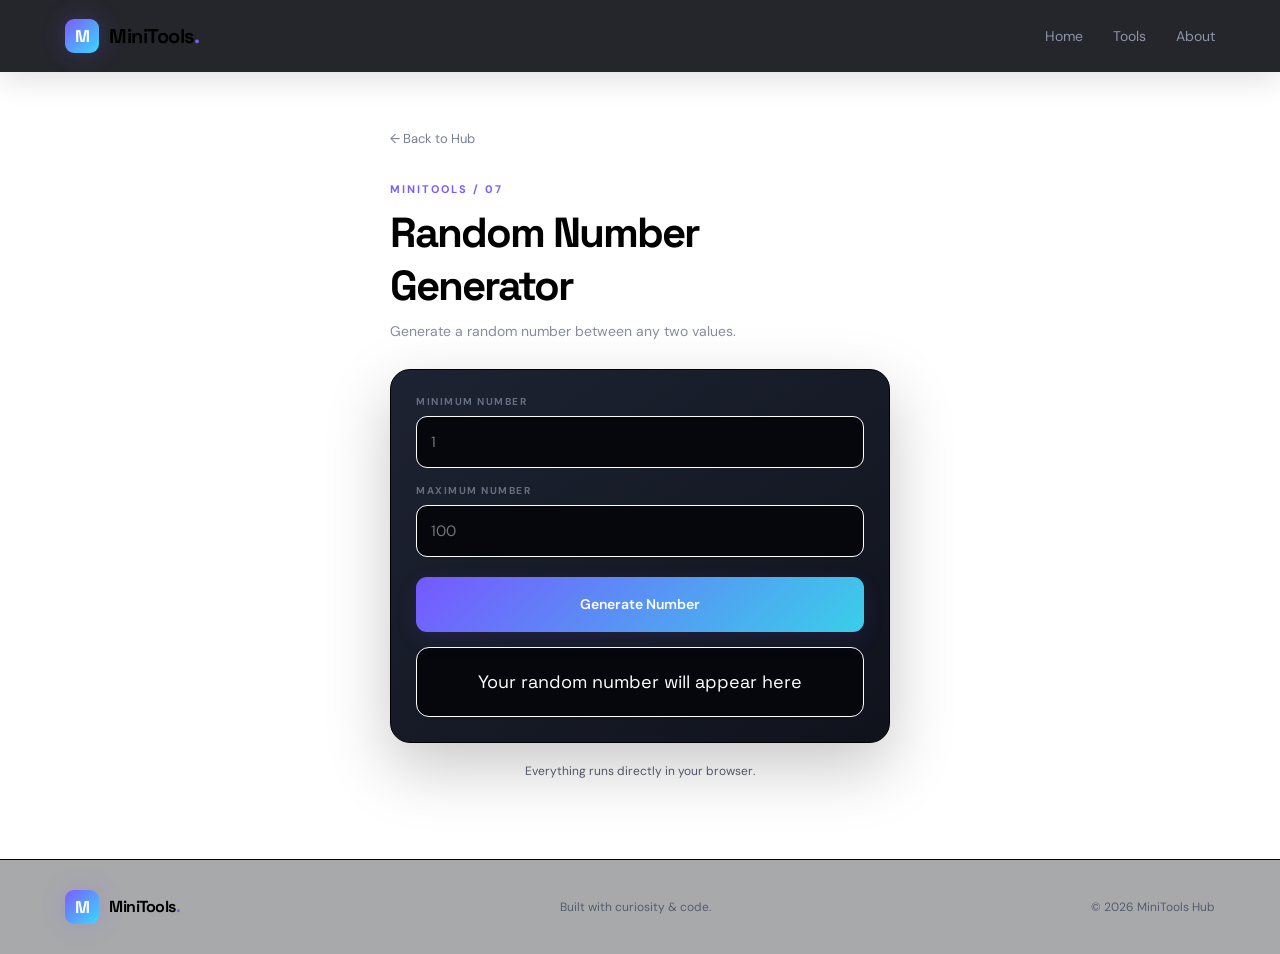
<file: random-number.html>
<!DOCTYPE html>
<html lang="en">

<head>
    <meta charset="UTF-8">
    <meta name="viewport" content="width=device-width, initial-scale=1.0">

    <meta
        name="description"
        content="MiniTools Hub Random Number Generator — generate random numbers instantly."
    >

    <title>Random Number Generator — MiniTools Hub</title>

    <link rel="stylesheet" href="style.css">
</head>

<body>

    <nav class="navbar">
        <div class="nav-container">

            <a href="index.html" class="brand">
                <span class="brand-mark">M</span>
                <span>MiniTools<span class="brand-accent">.</span></span>
            </a>

            <div class="nav-links">
                <a href="index.html">Home</a>
                <a href="index.html#tools">Tools</a>
                <a href="index.html#about">About</a>
            </div>

        </div>
    </nav>

    <main class="tool-page">

        <div class="tool-container">

            <a href="index.html" class="back-link">
                ← Back to Hub
            </a>

            <div class="tool-header">

                <p class="section-label">
                    MINITOOLS / 07
                </p>

                <h1>Random Number Generator</h1>

                <p>
                    Generate a random number between any two values.
                </p>

            </div>

            <div class="simple-tool-card">

                <div class="input-group">

                    <label for="minimum">
                        MINIMUM NUMBER
                    </label>

                    <input
                        type="number"
                        id="minimum"
                        placeholder="1"
                    >

                </div>

                <div class="input-group">

                    <label for="maximum">
                        MAXIMUM NUMBER
                    </label>

                    <input
                        type="number"
                        id="maximum"
                        placeholder="100"
                    >

                </div>

                <button
                    type="button"
                    id="generateButton"
                    class="primary-tool-button"
                >
                    Generate Number
                </button>

                <div
                    id="randomResult"
                    class="tool-result"
                    aria-live="polite"
                >
                    Your random number will appear here
                </div>

            </div>

            <p class="tool-note">
                Everything runs directly in your browser.
            </p>

        </div>

    </main>

    <footer class="footer">

        <div class="footer-container">

            <div class="brand footer-brand">

                <span class="brand-mark">M</span>

                <span>
                    MiniTools<span class="brand-accent">.</span>
                </span>

            </div>

            <p>
                Built with curiosity &amp; code.
            </p>

            <p>
                © 2026 MiniTools Hub
            </p>

        </div>

    </footer>

    <script>

        const minimumInput =
            document.getElementById("minimum");

        const maximumInput =
            document.getElementById("maximum");

        const generateButton =
            document.getElementById("generateButton");

        const randomResult =
            document.getElementById("randomResult");

        generateButton.addEventListener("click", function () {

            if (
                minimumInput.value === "" ||
                maximumInput.value === ""
            ) {
                randomResult.textContent =
                    "Please enter both numbers.";

                return;
            }

            const minimum =
                Number(minimumInput.value);

            const maximum =
                Number(maximumInput.value);

            if (
                !Number.isFinite(minimum) ||
                !Number.isFinite(maximum)
            ) {
                randomResult.textContent =
                    "Please enter valid numbers.";

                return;
            }

            if (minimum > maximum) {
                randomResult.textContent =
                    "Minimum must be smaller than maximum.";

                return;
            }

            const randomNumber =
                Math.floor(
                    Math.random() * (maximum - minimum + 1)
                ) + minimum;

            randomResult.textContent =
                "Random number: " + randomNumber;
        });

    </script>

</body>

</html>
</file>
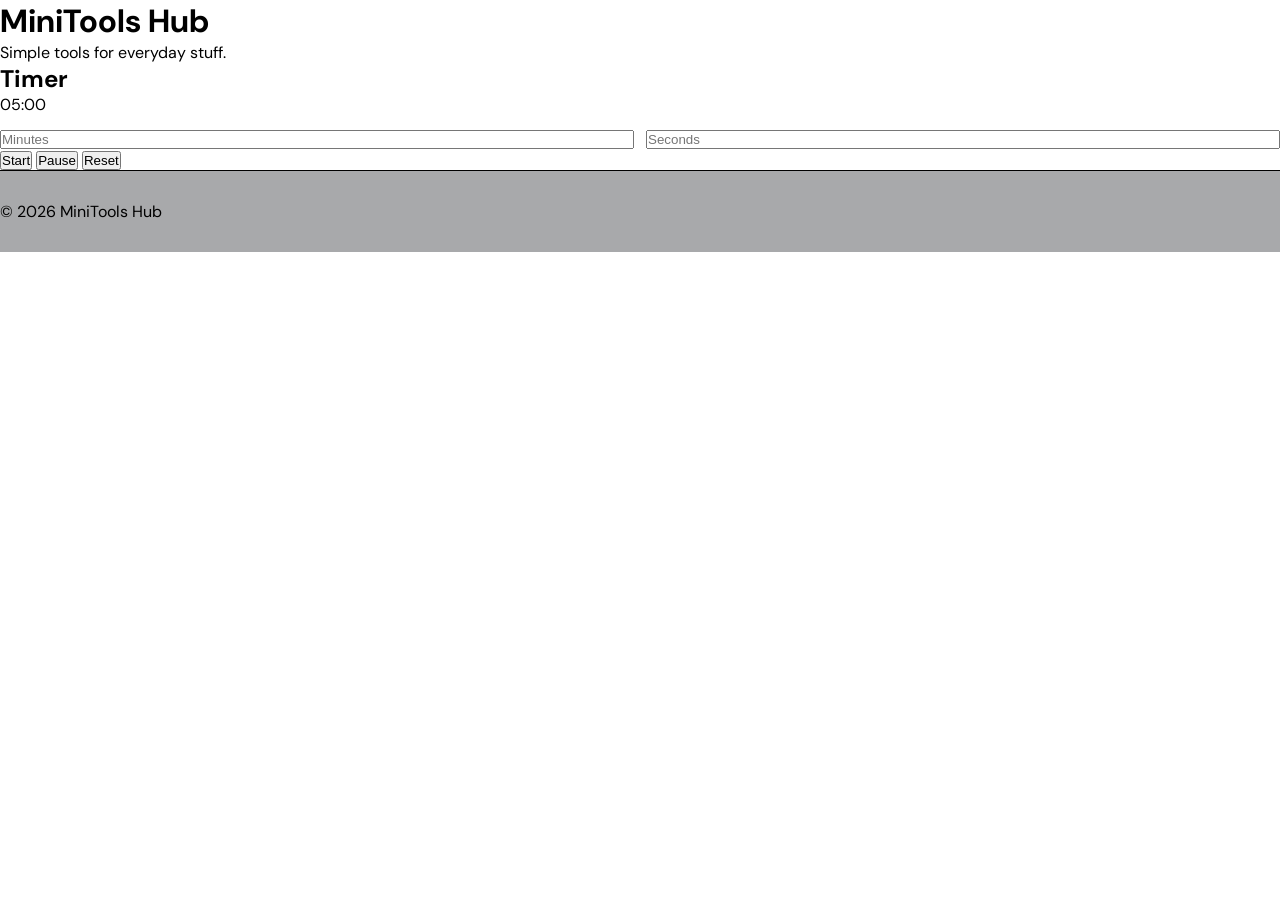
<file: timer.html>
<!DOCTYPE html>
<html lang="en">

<head>
    <meta charset="UTF-8">
    <meta name="viewport" content="width=device-width, initial-scale=1.0">

    <title>Timer - MiniTools Hub</title>

    <link rel="stylesheet" href="style.css">
</head>

<body>

    <header class="header">

        <div class="container">

            <h1>MiniTools Hub</h1>

            <p>Simple tools for everyday stuff.</p>

        </div>

    </header>


    <main class="timer-page">

        <div class="timer">

            <h2>Timer</h2>

            <div id="timerDisplay">05:00</div>

            <div class="timer-inputs">

                <input
                    type="number"
                    id="minutesInput"
                    min="0"
                    placeholder="Minutes"
                >

                <input
                    type="number"
                    id="secondsInput"
                    min="0"
                    max="59"
                    placeholder="Seconds"
                >

            </div>

            <div class="timer-buttons">

                <button onclick="startTimer()">Start</button>

                <button onclick="pauseTimer()">Pause</button>

                <button onclick="resetTimer()">Reset</button>

            </div>

        </div>

    </main>


    <footer class="footer">

        <p>© 2026 MiniTools Hub</p>

    </footer>


    <script src="script.js"></script>

</body>

</html>
</file>
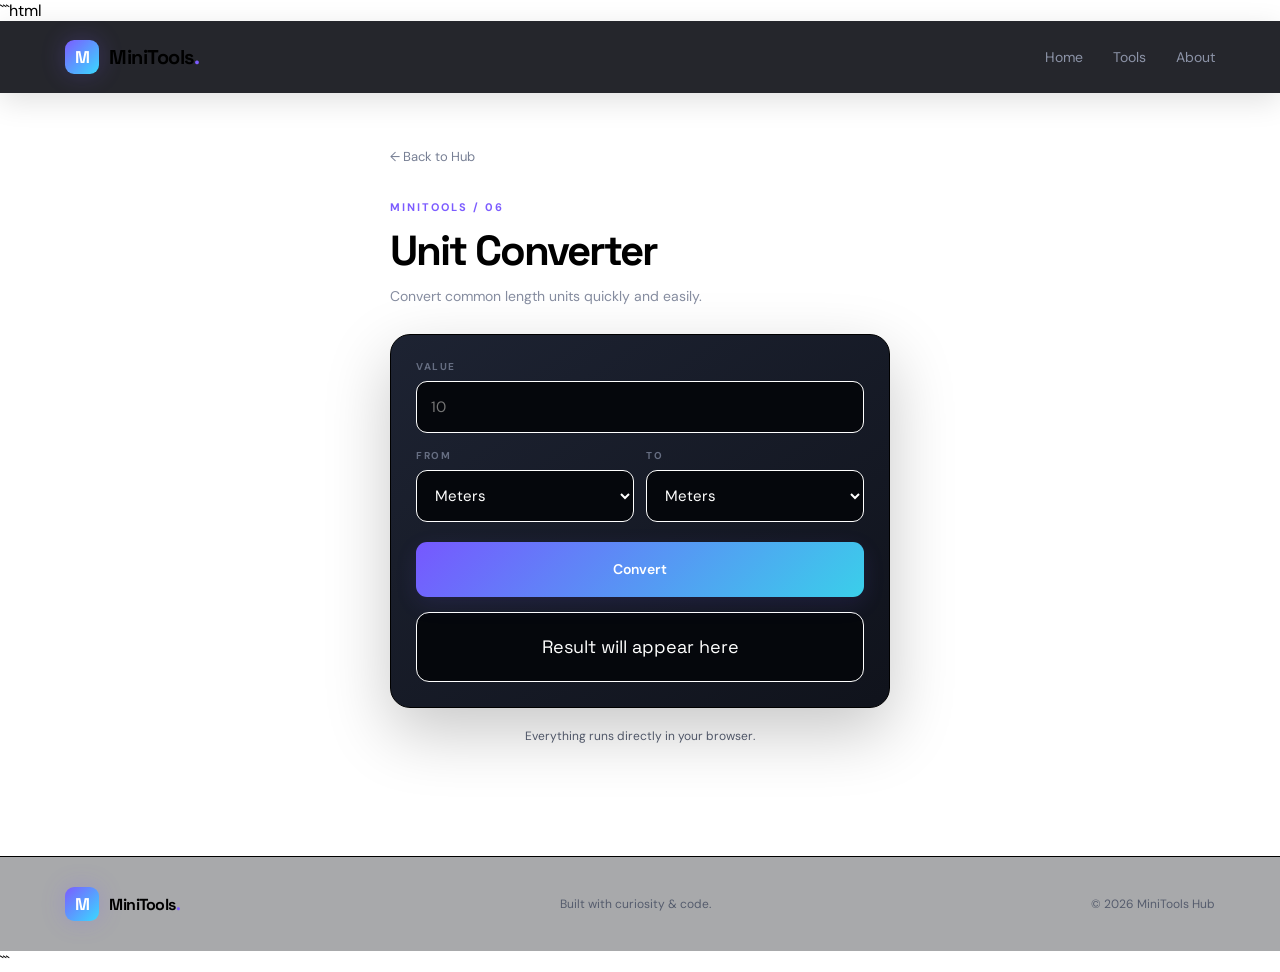
<file: unit-converter.html>
```html
<!DOCTYPE html>
<html lang="en">

<head>
    <meta charset="UTF-8">
    <meta name="viewport" content="width=device-width, initial-scale=1.0">

    <meta
        name="description"
        content="MiniTools Hub Unit Converter — convert common units quickly."
    >

    <title>Unit Converter — MiniTools Hub</title>

    <link rel="stylesheet" href="style.css">
</head>

<body>

    <nav class="navbar">

        <div class="nav-container">

            <a href="index.html" class="brand">
                <span class="brand-mark">M</span>
                <span>MiniTools<span class="brand-accent">.</span></span>
            </a>

            <div class="nav-links">

                <a href="index.html">Home</a>

                <a href="index.html#tools">Tools</a>

                <a href="index.html#about">About</a>

            </div>

        </div>

    </nav>


    <main class="tool-page">

        <div class="tool-container">

            <a href="index.html" class="back-link">
                ← Back to Hub
            </a>

            <div class="tool-header">

                <p class="section-label">
                    MINITOOLS / 06
                </p>

                <h1>Unit Converter</h1>

                <p>
                    Convert common length units quickly and easily.
                </p>

            </div>


            <div class="simple-tool-card">

                <div class="input-group">

                    <label for="unitValue">
                        VALUE
                    </label>

                    <input
                        type="number"
                        id="unitValue"
                        placeholder="10"
                    >

                </div>


                <div class="converter-row">

                    <div class="input-group">

                        <label for="unitFrom">
                            FROM
                        </label>

                        <select id="unitFrom">

                            <option value="meters">
                                Meters
                            </option>

                            <option value="kilometers">
                                Kilometers
                            </option>

                            <option value="centimeters">
                                Centimeters
                            </option>

                            <option value="miles">
                                Miles
                            </option>

                            <option value="feet">
                                Feet
                            </option>

                        </select>

                    </div>


                    <div class="input-group">

                        <label for="unitTo">
                            TO
                        </label>

                        <select id="unitTo">

                            <option value="meters">
                                Meters
                            </option>

                            <option value="kilometers">
                                Kilometers
                            </option>

                            <option value="centimeters">
                                Centimeters
                            </option>

                            <option value="miles">
                                Miles
                            </option>

                            <option value="feet">
                                Feet
                            </option>

                        </select>

                    </div>

                </div>


                <button
                    onclick="convertUnits()"
                    class="primary-tool-button"
                >
                    Convert
                </button>


                <div
                    id="unitResult"
                    class="tool-result"
                >
                    Result will appear here
                </div>

            </div>


            <p class="tool-note">
                Everything runs directly in your browser.
            </p>

        </div>

    </main>


    <footer class="footer">

        <div class="footer-container">

            <div class="brand footer-brand">

                <span class="brand-mark">M</span>

                <span>
                    MiniTools<span class="brand-accent">.</span>
                </span>

            </div>

            <p>
                Built with curiosity &amp; code.
            </p>

            <p>
                © 2026 MiniTools Hub
            </p>

        </div>

    </footer>


    <script src="script.js"></script>

</body>

</html>
```
</file>
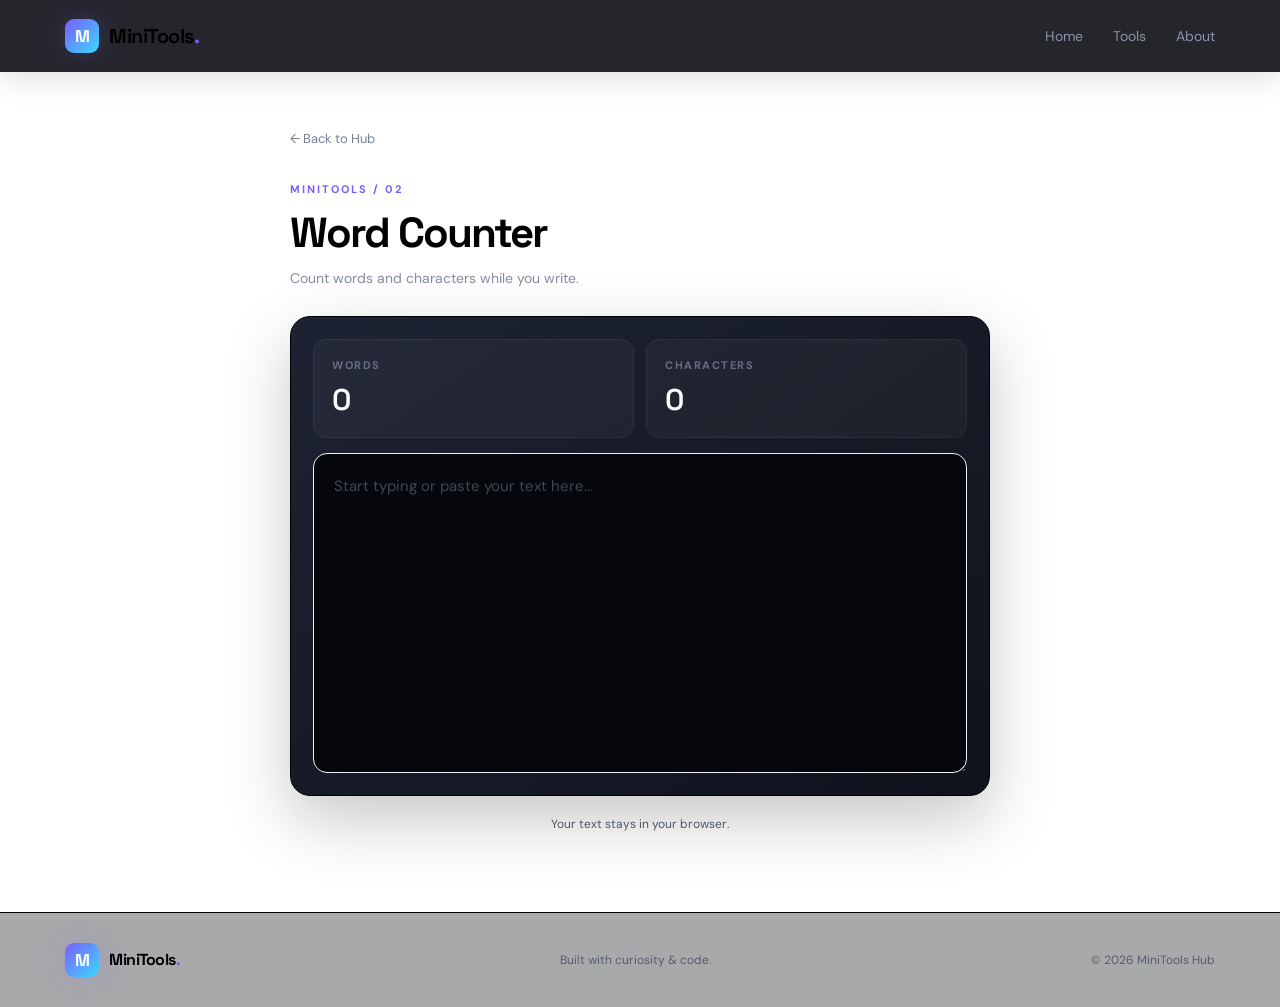
<file: word-counter.html>
<!DOCTYPE html>
<html lang="en">

<head>
    <meta charset="UTF-8">
    <meta name="viewport" content="width=device-width, initial-scale=1.0">

    <meta
        name="description"
        content="MiniTools Hub Word Counter — count words and characters quickly."
    >

    <title>Word Counter — MiniTools Hub</title>

    <link rel="stylesheet" href="style.css">
</head>

<body>

    <!-- Navigation -->

    <nav class="navbar">

        <div class="nav-container">

            <a href="index.html" class="brand">
                <span class="brand-mark">M</span>
                <span>MiniTools<span class="brand-accent">.</span></span>
            </a>

            <div class="nav-links">

                <a href="index.html">
                    Home
                </a>

                <a href="index.html#tools">
                    Tools
                </a>

                <a href="index.html#about">
                    About
                </a>

            </div>

        </div>

    </nav>


    <!-- Word Counter -->

    <main class="tool-page">

        <div class="tool-container word-counter-container">

            <a href="index.html" class="back-link">
                ← Back to Hub
            </a>

            <div class="tool-header">

                <p class="section-label">
                    MINITOOLS / 02
                </p>

                <h1>Word Counter</h1>

                <p>
                    Count words and characters while you write.
                </p>

            </div>


            <div class="word-counter">

                <div class="counter-stats">

                    <div class="counter-stat">

                        <span class="stat-label">
                            WORDS
                        </span>

                        <span
                            id="wordCount"
                            class="stat-number"
                        >
                            0
                        </span>

                    </div>


                    <div class="counter-stat">

                        <span class="stat-label">
                            CHARACTERS
                        </span>

                        <span
                            id="characterCount"
                            class="stat-number"
                        >
                            0
                        </span>

                    </div>

                </div>


                <textarea
                    id="textInput"
                    placeholder="Start typing or paste your text here..."
                    spellcheck="true"
                ></textarea>

            </div>


            <p class="tool-note">
                Your text stays in your browser.
            </p>

        </div>

    </main>


    <!-- Footer -->

    <footer class="footer">

        <div class="footer-container">

            <div class="brand footer-brand">

                <span class="brand-mark">M</span>

                <span>
                    MiniTools<span class="brand-accent">.</span>
                </span>

            </div>

            <p>
                Built with curiosity &amp; code.
            </p>

            <p>
                © 2026 MiniTools Hub
            </p>

        </div>

    </footer>


    <script src="script.js"></script>

</body>

</html>
</file>
<file: style.css>
@import url('https://fonts.googleapis.com/css2?family=DM+Sans:wght@400;500;600;700&family=Space+Grotesk:wght@500;600;700&display=swap');


/* =========================
   RESET
========================= */

* {
    margin: 0;
    padding: 0;
    box-sizing: border-box;
}

html {
    scroll-behavior: smooth;
}

body {
    font-family: "DM Sans", sans-serif;
    background: #07090f;
    color: #f5f7ff;
    min-height: 100vh;
    overflow-x: hidden;
}

a {
    color: inherit;
}


/* =========================
   NAVIGATION
========================= */

.navbar {
    position: relative;
    z-index: 10;
    border-bottom: 1px solid rgba(255, 255, 255, 0.07);
    background: rgba(7, 9, 15, 0.85);
    backdrop-filter: blur(18px);
}

.nav-container {
    width: 90%;
    max-width: 1150px;
    margin: 0 auto;
    min-height: 72px;

    display: flex;
    align-items: center;
    justify-content: space-between;
}

.brand {
    display: flex;
    align-items: center;
    gap: 10px;

    text-decoration: none;
    font-family: "Space Grotesk", sans-serif;
    font-size: 20px;
    font-weight: 700;
    letter-spacing: -0.5px;
}

.brand-mark {
    width: 34px;
    height: 34px;

    display: flex;
    align-items: center;
    justify-content: center;

    border-radius: 9px;

    background: linear-gradient(
        135deg,
        #7c5cff,
        #39d9ff
    );

    color: #ffffff;
    font-size: 17px;
}

.brand-accent {
    color: #7c5cff;
}

.nav-links {
    display: flex;
    align-items: center;
    gap: 30px;
}

.nav-links a {
    text-decoration: none;
    color: #8d94a8;
    font-size: 14px;
    transition: color 0.2s ease;
}

.nav-links a:hover,
.nav-links a.active {
    color: #ffffff;
}


/* =========================
   HERO
========================= */

.hero {
    position: relative;
    min-height: 570px;

    display: flex;
    align-items: center;
    justify-content: center;

    text-align: center;
    overflow: hidden;

    border-bottom: 1px solid rgba(255, 255, 255, 0.06);
}

.hero-content {
    position: relative;
    z-index: 2;

    width: 90%;
    max-width: 800px;
}

.hero-badge {
    display: inline-flex;
    align-items: center;
    gap: 9px;

    padding: 8px 14px;

    border: 1px solid rgba(124, 92, 255, 0.3);
    border-radius: 999px;

    background: rgba(124, 92, 255, 0.08);

    color: #b8b0ff;
    font-size: 13px;
    margin-bottom: 25px;
}

.status-dot {
    width: 7px;
    height: 7px;
    border-radius: 50%;
    background: #4ee69b;
    box-shadow: 0 0 12px rgba(78, 230, 155, 0.7);
}

.hero h1 {
    font-family: "Space Grotesk", sans-serif;
    font-size: clamp(48px, 8vw, 82px);
    line-height: 0.98;
    letter-spacing: -4px;
    margin-bottom: 25px;
}

.hero h1 span {
    display: block;

    background: linear-gradient(
        100deg,
        #9a82ff,
        #4edfff
    );

    -webkit-background-clip: text;
    background-clip: text;
    color: transparent;
}

.hero-content > p {
    max-width: 580px;
    margin: 0 auto 32px;

    color: #9299ad;
    font-size: 17px;
    line-height: 1.7;
}

.hero-button {
    display: inline-flex;
    align-items: center;
    gap: 12px;

    padding: 14px 21px;

    border-radius: 10px;

    text-decoration: none;

    background: #ffffff;
    color: #080a10;

    font-size: 14px;
    font-weight: 700;

    transition:
        transform 0.2s ease,
        box-shadow 0.2s ease;
}

.hero-button:hover {
    transform: translateY(-3px);
    box-shadow: 0 12px 35px rgba(255, 255, 255, 0.12);
}

.hero-button span {
    font-size: 18px;
}


/* Hero glow */

.hero-glow {
    position: absolute;

    width: 500px;
    height: 500px;

    border-radius: 50%;

    filter: blur(100px);

    opacity: 0.15;
}

.hero-glow-one {
    background: #7655ff;
    top: -260px;
    left: 5%;
}

.hero-glow-two {
    background: #28d9ff;
    right: 0;
    bottom: -300px;
}


/* =========================
   TOOLS SECTION
========================= */

.tools-section {
    width: 90%;
    max-width: 1150px;

    margin: 0 auto;

    padding: 90px 0;
}

.section-heading {
    display: flex;
    justify-content: space-between;
    align-items: flex-end;

    margin-bottom: 35px;
}

.section-label {
    color: #7c5cff;
    font-size: 11px;
    font-weight: 700;
    letter-spacing: 2px;

    margin-bottom: 10px;
}

.section-heading h2,
.about-box h2 {
    font-family: "Space Grotesk", sans-serif;
    font-size: clamp(30px, 5vw, 44px);
    letter-spacing: -2px;
}

.section-heading h2 span,
.about-box h2 span {
    color: #747b8f;
}

.tool-count {
    color: #666d80;
    font-size: 13px;
}


/* =========================
   TOOL CARDS
========================= */

.tools-grid {
    display: grid;
    grid-template-columns: repeat(2, 1fr);
    gap: 18px;
}

.tool-card {
    position: relative;

    min-height: 285px;

    display: flex;
    flex-direction: column;
    justify-content: space-between;

    padding: 28px;

    border: 1px solid rgba(255, 255, 255, 0.08);
    border-radius: 18px;

    background:
        linear-gradient(
            145deg,
            rgba(255, 255, 255, 0.055),
            rgba(255, 255, 255, 0.018)
        );

    overflow: hidden;

    transition:
        transform 0.25s ease,
        border-color 0.25s ease,
        background 0.25s ease;
}

.tool-card::after {
    content: "";

    position: absolute;

    width: 180px;
    height: 180px;

    right: -90px;
    bottom: -90px;

    border-radius: 50%;

    background: #7c5cff;
    filter: blur(70px);

    opacity: 0;

    transition: opacity 0.3s ease;
}

.tool-card:hover {
    transform: translateY(-6px);

    border-color: rgba(124, 92, 255, 0.35);

    background:
        linear-gradient(
            145deg,
            rgba(255, 255, 255, 0.075),
            rgba(255, 255, 255, 0.025)
        );
}

.tool-card:hover::after {
    opacity: 0.12;
}

.card-top {
    display: flex;
    justify-content: space-between;
    align-items: flex-start;
}

.tool-icon {
    width: 52px;
    height: 52px;

    display: flex;
    align-items: center;
    justify-content: center;

    border-radius: 14px;

    font-family: "Space Grotesk", sans-serif;
    font-size: 22px;
    font-weight: 700;

    background: rgba(124, 92, 255, 0.12);
    border: 1px solid rgba(124, 92, 255, 0.2);

    color: #a999ff;
}

.word-icon {
    color: #57d9ff;
    background: rgba(57, 217, 255, 0.08);
    border-color: rgba(57, 217, 255, 0.18);
}

.timer-icon {
    color: #72e8ae;
    background: rgba(78, 230, 155, 0.08);
    border-color: rgba(78, 230, 155, 0.18);
}

.password-icon {
    color: #ffad67;
    background: rgba(255, 173, 103, 0.08);
    border-color: rgba(255, 173, 103, 0.18);
}

.tool-number {
    color: #454b5c;
    font-family: "Space Grotesk", sans-serif;
    font-size: 13px;
}

.card-content {
    position: relative;
    z-index: 2;
}

.card-content h3 {
    font-family: "Space Grotesk", sans-serif;
    font-size: 24px;
    margin-bottom: 9px;
}

.card-content p {
    max-width: 390px;

    color: #858c9f;
    font-size: 14px;
    line-height: 1.6;

    margin-bottom: 22px;
}

.card-link {
    display: inline-flex;
    align-items: center;
    gap: 8px;

    text-decoration: none;

    color: #ffffff;

    font-size: 13px;
    font-weight: 600;

    transition: gap 0.2s ease;
}

.card-link span {
    color: #8d79ff;
    font-size: 16px;
}

.card-link:hover {
    gap: 13px;
}


/* =========================
   ABOUT
========================= */

.about-section {
    width: 90%;
    max-width: 1150px;

    margin: 0 auto;

    padding-bottom: 90px;
}

.about-box {
    display: grid;
    grid-template-columns: 1fr 1fr;
    gap: 50px;

    padding: 45px;

    border: 1px solid rgba(255, 255, 255, 0.07);
    border-radius: 18px;

    background: rgba(255, 255, 255, 0.025);
}

.about-box > p {
    align-self: end;

    color: #858c9f;
    font-size: 15px;
    line-height: 1.8;
    max-width: 500px;
}


/* =========================
   FOOTER
========================= */

.footer {
    border-top: 1px solid rgba(255, 255, 255, 0.07);
    padding: 30px 0;
}

.footer-container {
    width: 90%;
    max-width: 1150px;
    margin: 0 auto;

    display: flex;
    align-items: center;
    justify-content: space-between;
    gap: 20px;
}

.footer-container p {
    color: #555c6d;
    font-size: 12px;
}

.footer-brand {
    font-size: 16px;
}


/* =========================
   MOBILE
========================= */

@media (max-width: 700px) {

    .nav-container {
        min-height: 65px;
    }

    .nav-links {
        gap: 14px;
    }

    .nav-links a {
        font-size: 12px;
    }

    .hero {
        min-height: 500px;
    }

    .hero h1 {
        letter-spacing: -2px;
    }

    .hero-content > p {
        font-size: 15px;
    }

    .tools-section {
        padding: 65px 0;
    }

    .section-heading {
        align-items: flex-start;
        flex-direction: column;
        gap: 12px;
    }

    .tools-grid {
        grid-template-columns: 1fr;
    }

    .tool-card {
        min-height: 260px;
    }

    .about-box {
        grid-template-columns: 1fr;
        gap: 25px;
        padding: 30px;
    }

    .footer-container {
        flex-direction: column;
        text-align: center;
    }
}/* =========================
   TOOL PAGES
========================= */

.tool-page {
    min-height: calc(100vh - 137px);
    padding: 55px 20px 80px;
}

.tool-container {
    width: 100%;
    max-width: 500px;
    margin: 0 auto;
}

.back-link {
    display: inline-block;

    margin-bottom: 35px;

    color: #777f94;
    text-decoration: none;

    font-size: 13px;

    transition: color 0.2s ease;
}

.back-link:hover {
    color: #ffffff;
}

.tool-header {
    margin-bottom: 25px;
}

.tool-header h1 {
    font-family: "Space Grotesk", sans-serif;
    font-size: 42px;
    letter-spacing: -2px;
    margin-bottom: 8px;
}

.tool-header > p:last-child {
    color: #858c9f;
    font-size: 14px;
}


/* =========================
   PROFESSIONAL CALCULATOR
========================= */

.calculator {
    padding: 22px;

    border: 1px solid rgba(255, 255, 255, 0.08);
    border-radius: 20px;

    background:
        linear-gradient(
            145deg,
            rgba(255, 255, 255, 0.06),
            rgba(255, 255, 255, 0.025)
        );

    box-shadow:
        0 25px 70px rgba(0, 0, 0, 0.25);
}

.calculator-display {
    margin-bottom: 15px;
}

#display {
    width: 100%;
    height: 90px;

    padding: 15px 18px;

    border: 1px solid rgba(255, 255, 255, 0.06);
    border-radius: 13px;

    background: #05070c;

    color: #ffffff;

    font-family: "Space Grotesk", sans-serif;
    font-size: 34px;

    text-align: right;

    outline: none;
}

#display::placeholder {
    color: #3d4352;
}


.calculator-buttons {
    display: grid;

    grid-template-columns: repeat(4, 1fr);

    gap: 10px;
}

.calculator-buttons button {
    height: 65px;

    border: 1px solid rgba(255, 255, 255, 0.06);
    border-radius: 12px;

    background: rgba(255, 255, 255, 0.055);

    color: #eef0f7;

    font-family: "DM Sans", sans-serif;
    font-size: 18px;
    font-weight: 600;

    cursor: pointer;

    transition:
        transform 0.15s ease,
        background 0.15s ease,
        border-color 0.15s ease;
}

.calculator-buttons button:hover {
    background: rgba(255, 255, 255, 0.10);

    border-color: rgba(255, 255, 255, 0.12);

    transform: translateY(-2px);
}

.calculator-buttons button:active {
    transform: scale(0.96);
}

.calculator-buttons .special {
    color: #ff8f9b;
}

.calculator-buttons .operator {
    color: #a999ff;

    background: rgba(124, 92, 255, 0.10);

    border-color: rgba(124, 92, 255, 0.16);
}

.calculator-buttons .operator:hover {
    background: rgba(124, 92, 255, 0.18);
}

.calculator-buttons .equals {
    background: linear-gradient(
        135deg,
        #7658ff,
        #3acfea
    );

    color: #ffffff;

    border: none;
}

.calculator-buttons .equals:hover {
    background: linear-gradient(
        135deg,
        #886dff,
        #50d9ef
    );
}

.calculator-buttons .zero-button {
    grid-column: span 2;
}

.tool-note {
    margin-top: 20px;

    text-align: center;

    color: #4f5667;

    font-size: 12px;
}


/* =========================
   TOOL MOBILE
========================= */

@media (max-width: 500px) {

    .tool-page {
        padding-top: 35px;
    }

    .tool-header h1 {
        font-size: 36px;
    }

    .calculator {
        padding: 15px;
    }

    .calculator-buttons {
        gap: 7px;
    }

    .calculator-buttons button {
        height: 58px;
    }

    #display {
        height: 80px;
        font-size: 28px;
    }

}/* =========================
   WORD COUNTER
========================= */

.word-counter-container {
    max-width: 700px;
}

.word-counter {
    padding: 22px;
    border: 1px solid rgba(255, 255, 255, 0.08);
    border-radius: 20px;
    background:
        linear-gradient(
            145deg,
            rgba(255, 255, 255, 0.06),
            rgba(255, 255, 255, 0.025)
        );
    box-shadow:
        0 25px 70px rgba(0, 0, 0, 0.25);
}

.counter-stats {
    display: grid;
    grid-template-columns: 1fr 1fr;
    gap: 12px;
    margin-bottom: 15px;
}

.counter-stat {
    padding: 18px;
    border: 1px solid rgba(255, 255, 255, 0.06);
    border-radius: 14px;
    background: rgba(255, 255, 255, 0.035);
}

.stat-label {
    display: block;
    margin-bottom: 8px;
    color: #666e82;
    font-size: 11px;
    font-weight: 700;
    letter-spacing: 1.5px;
}

.stat-number {
    display: block;
    color: #ffffff;
    font-family: "Space Grotesk", sans-serif;
    font-size: 30px;
    font-weight: 600;
}

#textInput {
    display: block;
    width: 100%;
    min-height: 320px;
    padding: 20px;
    border: 1px solid rgba(255, 255, 255, 0.07);
    border-radius: 14px;
    background: #05070c;
    color: #eef0f7;
    font-family: "DM Sans", sans-serif;
    font-size: 15px;
    line-height: 1.7;
    resize: vertical;
    outline: none;
    transition:
        border-color 0.2s ease,
        box-shadow 0.2s ease;
}

#textInput::placeholder {
    color: #3f4655;
}

#textInput:focus {
    border-color: rgba(118, 88, 255, 0.45);
    box-shadow:
        0 0 0 3px rgba(118, 88, 255, 0.08);
}

@media (max-width: 500px) {

    .word-counter {
        padding: 15px;
    }

    .counter-stats {
        gap: 8px;
    }

    .counter-stat {
        padding: 14px;
    }

    .stat-number {
        font-size: 25px;
    }

    #textInput {
        min-height: 260px;
        padding: 16px;
    }

}/* =========================
   TIMER
========================= */

.timer-container {
    max-width: 600px;
}

.timer-card {
    padding: 25px;
    border: 1px solid rgba(255, 255, 255, 0.08);
    border-radius: 20px;
    background:
        linear-gradient(
            145deg,
            rgba(255, 255, 255, 0.06),
            rgba(255, 255, 255, 0.025)
        );
    box-shadow:
        0 25px 70px rgba(0, 0, 0, 0.25);
}

.timer-display-wrapper {
    padding: 35px 20px;
    border: 1px solid rgba(255, 255, 255, 0.06);
    border-radius: 16px;
    background: #05070c;
    text-align: center;
}

.timer-status {
    display: block;
    margin-bottom: 12px;
    color: #666e82;
    font-size: 10px;
    font-weight: 700;
    letter-spacing: 2px;
}

.timer-display {
    color: #ffffff;
    font-family: "Space Grotesk", sans-serif;
    font-size: 72px;
    font-weight: 600;
    letter-spacing: -4px;
}

.timer-inputs {
    display: grid;
    grid-template-columns: 1fr 1fr;
    gap: 12px;
    margin-top: 15px;
}

.timer-input-group label {
    display: block;
    margin-bottom: 8px;
    color: #666e82;
    font-size: 10px;
    font-weight: 700;
    letter-spacing: 1.5px;
}

.timer-input-group input {
    width: 100%;
    height: 50px;
    padding: 0 14px;
    border: 1px solid rgba(255, 255, 255, 0.07);
    border-radius: 11px;
    background: rgba(255, 255, 255, 0.04);
    color: #ffffff;
    font-family: "Space Grotesk", sans-serif;
    font-size: 17px;
    outline: none;
}

.timer-input-group input:focus {
    border-color: rgba(118, 88, 255, 0.45);
    box-shadow:
        0 0 0 3px rgba(118, 88, 255, 0.08);
}

.timer-controls {
    display: grid;
    grid-template-columns: 1fr 1fr 1fr;
    gap: 10px;
    margin-top: 15px;
}

.timer-button {
    height: 55px;
    border: 1px solid rgba(255, 255, 255, 0.07);
    border-radius: 11px;
    color: #ffffff;
    font-family: "DM Sans", sans-serif;
    font-size: 14px;
    font-weight: 600;
    cursor: pointer;
    transition:
        transform 0.15s ease,
        background 0.15s ease;
}

.timer-button:hover {
    transform: translateY(-2px);
}

.timer-button:active {
    transform: scale(0.97);
}

.start-button {
    background: linear-gradient(
        135deg,
        #7658ff,
        #3acfea
    );
    border: none;
}

.start-button:hover {
    background: linear-gradient(
        135deg,
        #886dff,
        #50d9ef
    );
}

.pause-button {
    background: rgba(255, 255, 255, 0.055);
}

.pause-button:hover {
    background: rgba(255, 255, 255, 0.10);
}

.reset-button {
    background: rgba(255, 255, 255, 0.035);
    color: #aeb4c2;
}

.reset-button:hover {
    background: rgba(255, 255, 255, 0.08);
}

@media (max-width: 500px) {

    .timer-card {
        padding: 15px;
    }

    .timer-display-wrapper {
        padding: 28px 15px;
    }

    .timer-display {
        font-size: 55px;
        letter-spacing: -3px;
    }

    .timer-controls {
        grid-template-columns: 1fr;
    }

} /* =========================
    PASSWORD GENERATOR
 ========================= */

.password-container {
    max-width: 650px;
}

.password-card {
    padding: 25px;
    border: 1px solid rgba(255, 255, 255, 0.08);
    border-radius: 20px;
    background:
        linear-gradient(
            145deg,
            rgba(255, 255, 255, 0.06),
            rgba(255, 255, 255, 0.025)
        );
    box-shadow:
        0 25px 70px rgba(0, 0, 0, 0.25);
}

.password-output-wrapper label,
.length-setting label {
    display: block;
    margin-bottom: 8px;
    color: #666e82;
    font-size: 10px;
    font-weight: 700;
    letter-spacing: 1.5px;
}

#passwordOutput {
    width: 100%;
    height: 65px;
    padding: 0 18px;
    border: 1px solid rgba(255, 255, 255, 0.07);
    border-radius: 12px;
    background: #05070c;
    color: #ffffff;
    font-family: "Space Grotesk", sans-serif;
    font-size: 18px;
    outline: none;
}

#passwordOutput::placeholder {
    color: #3f4655;
}

.password-settings {
    display: grid;
    grid-template-columns: 150px 1fr 1fr;
    gap: 12px;
    margin-top: 15px;
}

.length-setting input {
    width: 100%;
    height: 48px;
    padding: 0 12px;
    border: 1px solid rgba(255, 255, 255, 0.07);
    border-radius: 10px;
    background: rgba(255, 255, 255, 0.04);
    color: #ffffff;
    font-family: "Space Grotesk", sans-serif;
    font-size: 16px;
    outline: none;
}

.length-setting input:focus {
    border-color: rgba(118, 88, 255, 0.45);
}

.password-option {
    display: flex;
    align-items: center;
    gap: 9px;
    min-height: 48px;
    padding: 0 12px;
    border: 1px solid rgba(255, 255, 255, 0.06);
    border-radius: 10px;
    background: rgba(255, 255, 255, 0.035);
    color: #aeb4c2;
    font-size: 13px;
    cursor: pointer;
}

.password-option input {
    display: none;
}

.custom-checkbox {
    width: 16px;
    height: 16px;
    border: 1px solid #555d70;
    border-radius: 4px;
    transition:
        background 0.2s ease,
        border-color 0.2s ease;
}

.password-option input:checked + .custom-checkbox {
    background: linear-gradient(
        135deg,
        #7658ff,
        #3acfea
    );
    border-color: transparent;
}

.password-actions {
    display: grid;
    grid-template-columns: 1fr 120px;
    gap: 10px;
    margin-top: 15px;
}

.password-button {
    height: 55px;
    border-radius: 11px;
    font-family: "DM Sans", sans-serif;
    font-size: 14px;
    font-weight: 600;
    cursor: pointer;
    transition:
        transform 0.15s ease,
        background 0.15s ease;
}

.password-button:hover {
    transform: translateY(-2px);
}

.password-button:active {
    transform: scale(0.97);
}

.generate-button {
    border: none;
    background: linear-gradient(
        135deg,
        #7658ff,
        #3acfea
    );
    color: #ffffff;
}

.generate-button:hover {
    background: linear-gradient(
        135deg,
        #886dff,
        #50d9ef
    );
}

.copy-button {
    border: 1px solid rgba(255, 255, 255, 0.07);
    background: rgba(255, 255, 255, 0.055);
    color: #ffffff;
}

.copy-button:hover {
    background: rgba(255, 255, 255, 0.10);
}

.copy-message {
    min-height: 18px;
    margin: 12px 0 0;
    color: #62d6e8;
    font-size: 12px;
    text-align: center;
}

@media (max-width: 600px) {

    .password-card {
        padding: 15px;
    }

    .password-settings {
        grid-template-columns: 1fr;
    }

    .password-actions {
        grid-template-columns: 1fr;
    }

}/* =========================
   SIMPLE TOOLS
========================= */

.simple-tool-card {
    padding: 25px;
    border: 1px solid rgba(255, 255, 255, 0.08);
    border-radius: 20px;
    background:
        linear-gradient(
            145deg,
            rgba(255, 255, 255, 0.06),
            rgba(255, 255, 255, 0.025)
        );
    box-shadow:
        0 25px 70px rgba(0, 0, 0, 0.25);
}

.input-group {
    margin-bottom: 16px;
}

.input-group label {
    display: block;
    margin-bottom: 8px;
    color: #666e82;
    font-size: 10px;
    font-weight: 700;
    letter-spacing: 1.5px;
}

.input-group input,
.input-group select,
.qr-input {
    width: 100%;
    padding: 0 14px;
    border: 1px solid rgba(255, 255, 255, 0.07);
    border-radius: 11px;
    background: #05070c;
    color: #ffffff;
    font-family: "DM Sans", sans-serif;
    font-size: 15px;
    outline: none;
    box-sizing: border-box;
}

.input-group input,
.input-group select {
    height: 52px;
}

.input-group select {
    cursor: pointer;
}

.input-group input:focus,
.input-group select:focus,
.qr-input:focus {
    border-color: rgba(118, 88, 255, 0.45);
    box-shadow:
        0 0 0 3px rgba(118, 88, 255, 0.08);
}

.converter-row {
    display: grid;
    grid-template-columns: 1fr 1fr;
    gap: 12px;
}

.primary-tool-button {
    width: 100%;
    height: 55px;
    margin-top: 4px;
    border: none;
    border-radius: 11px;
    background: linear-gradient(
        135deg,
        #7658ff,
        #3acfea
    );
    color: #ffffff;
    font-family: "DM Sans", sans-serif;
    font-size: 14px;
    font-weight: 600;
    cursor: pointer;
    transition:
        transform 0.15s ease,
        background 0.15s ease;
}

.primary-tool-button:hover {
    background: linear-gradient(
        135deg,
        #886dff,
        #50d9ef
    );
    transform: translateY(-2px);
}

.primary-tool-button:active {
    transform: scale(0.98);
}

.tool-result {
    min-height: 70px;
    margin-top: 15px;
    padding: 20px;
    border: 1px solid rgba(255, 255, 255, 0.06);
    border-radius: 13px;
    background: #05070c;
    color: #ffffff;
    font-family: "Space Grotesk", sans-serif;
    font-size: 18px;
    line-height: 1.5;
    display: flex;
    align-items: center;
    justify-content: center;
    text-align: center;
    box-sizing: border-box;
}

.qr-input {
    display: block;
    min-height: 110px;
    padding: 15px;
    resize: vertical;
    line-height: 1.5;
}

.qr-result {
    min-height: 220px;
    margin-top: 18px;
    padding: 20px;
    border: 1px solid rgba(255, 255, 255, 0.06);
    border-radius: 13px;
    background: #05070c;
    display: flex;
    align-items: center;
    justify-content: center;
}

.qr-result img {
    display: block;
    width: 220px;
    height: 220px;
    max-width: 100%;
    background: #ffffff;
    padding: 8px;
    box-sizing: border-box;
}

.qr-message {
    min-height: 18px;
    margin: 12px 0 0;
    color: #62d6e8;
    font-size: 12px;
    text-align: center;
}

@media (max-width: 600px) {

    .simple-tool-card {
        padding: 15px;
    }

    .converter-row {
        grid-template-columns: 1fr;
        gap: 0;
    }

    .tool-result {
        font-size: 16px;
    }

}

```css
/* =========================================
   MINITOOLS HUB — PREMIUM DESIGN UPGRADE
   Add this section at the bottom of style.css
========================================= */

/* Consistent theme */
:root {
    --mh-bg: #07090f;
    --mh-surface: #101522;
    --mh-surface-hover: #151d2e;
    --mh-border: rgba(155, 170, 210, 0.14);
    --mh-purple: #987cff;
    --mh-cyan: #54e4ff;
    --mh-text: #f5f7ff;
    --mh-muted: #929bb0;
    --mh-radius: 18px;
}

/* Smoother browsing */
html {
    scroll-behavior: smooth;
    scroll-padding-top: 90px;
}

body {
    background:
        radial-gradient(
            ellipse at 12% 0%,
            rgba(124, 92, 255, 0.09),
            transparent 35%
        ),
        radial-gradient(
            ellipse at 90% 20%,
            rgba(57, 217, 255, 0.055),
            transparent 30%
        ),
        var(--mh-bg);
    color: var(--mh-text);
    -webkit-font-smoothing: antialiased;
}

/* Better keyboard accessibility */
a:focus-visible,
button:focus-visible,
input:focus-visible,
select:focus-visible,
textarea:focus-visible {
    outline: 2px solid var(--mh-cyan);
    outline-offset: 4px;
}

/* Premium navigation */
.navbar {
    position: sticky;
    top: 0;
    background: rgba(7, 9, 15, 0.88);
    border-bottom: 1px solid var(--mh-border);
    box-shadow: 0 8px 30px rgba(0, 0, 0, 0.12);
}

.brand {
    transition: opacity 0.2s ease;
}

.brand:hover {
    opacity: 0.85;
}

.brand-mark {
    box-shadow: 0 0 24px rgba(124, 92, 255, 0.24);
}

.nav-links a {
    position: relative;
    padding: 10px 0;
}

.nav-links a::after {
    content: "";
    position: absolute;
    left: 0;
    right: 100%;
    bottom: 3px;
    height: 2px;
    border-radius: 2px;
    background: linear-gradient(
        90deg,
        var(--mh-purple),
        var(--mh-cyan)
    );
    transition: right 0.2s ease;
}

.nav-links a:hover::after,
.nav-links a.active::after {
    right: 0;
}

/* More distinctive hero section */
.hero {
    isolation: isolate;
    background:
        linear-gradient(
            180deg,
            rgba(15, 19, 32, 0.25),
            transparent 80%
        );
}

.hero h1 {
    text-wrap: balance;
}

.hero h1 span {
    background-image: linear-gradient(
        100deg,
        #b5a2ff 0%,
        #8d9dff 45%,
        #54e4ff 100%
    );
    -webkit-background-clip: text;
    background-clip: text;
}

.hero-badge {
    backdrop-filter: blur(12px);
    box-shadow: 0 0 30px rgba(124, 92, 255, 0.06);
}

.hero-button {
    border: 1px solid rgba(255, 255, 255, 0.15);
    box-shadow: 0 8px 30px rgba(0, 0, 0, 0.18);
}

.hero-button:hover {
    box-shadow:
        0 12px 35px rgba(124, 92, 255, 0.2),
        0 0 0 1px rgba(124, 92, 255, 0.2);
}

/* Stronger section headings */
.section-heading h2,
.about-box h2 {
    text-wrap: balance;
}

.section-label {
    text-transform: uppercase;
}

/* Premium tool cards */
.tools-grid {
    gap: 20px;
}

.tool-card {
    isolation: isolate;
    border-color: var(--mh-border);
    background: linear-gradient(
        145deg,
        rgba(20, 26, 42, 0.92),
        rgba(11, 14, 23, 0.96)
    );
    box-shadow: 0 12px 35px rgba(0, 0, 0, 0.12);
}

.tool-card::before {
    content: "";
    position: absolute;
    inset: 0;
    z-index: -1;
    border-radius: inherit;
    background: linear-gradient(
        135deg,
        rgba(152, 124, 255, 0.08),
        transparent 45%,
        rgba(84, 228, 255, 0.04)
    );
    opacity: 0;
    transition: opacity 0.25s ease;
}

.tool-card:hover {
    transform: translateY(-5px);
    border-color: rgba(152, 124, 255, 0.42);
    box-shadow:
        0 20px 45px rgba(0, 0, 0, 0.22),
        0 0 30px rgba(124, 92, 255, 0.055);
}

.tool-card:hover::before {
    opacity: 1;
}

.tool-icon {
    box-shadow: inset 0 0 18px rgba(124, 92, 255, 0.035);
}

.card-content h3 {
    letter-spacing: -0.6px;
}

.card-content p {
    color: var(--mh-muted);
}

.card-link {
    width: fit-content;
    padding: 8px 0;
}

.card-link span {
    transition: transform 0.2s ease;
}

.card-link:hover span {
    transform: translateX(4px);
}

/* About section */
.about-box {
    border-color: var(--mh-border);
    background: linear-gradient(
        145deg,
        rgba(19, 24, 39, 0.8),
        rgba(11, 14, 23, 0.8)
    );
    box-shadow: 0 20px 50px rgba(0, 0, 0, 0.1);
}

/* Tool pages */
.tool-page {
    position: relative;
}

.tool-header h1 {
    text-wrap: balance;
}

.tool-header > p:last-child {
    line-height: 1.7;
}

/* Consistent tool panels */
.calculator,
.word-counter,
.timer-card,
.password-card,
.simple-tool-card {
    border-color: var(--mh-border);
    background: linear-gradient(
        145deg,
        rgba(20, 26, 42, 0.96),
        rgba(11, 14, 23, 0.98)
    );
    box-shadow: 0 24px 65px rgba(0, 0, 0, 0.22);
}

/* Consistent form controls */
#display,
#textInput,
#passwordOutput,
.timer-display-wrapper,
.timer-input-group input,
.length-setting input,
.input-group input,
.input-group select,
.qr-input,
.tool-result,
.qr-result {
    border-color: var(--mh-border);
    transition:
        border-color 0.2s ease,
        box-shadow 0.2s ease;
}

#display:focus,
#passwordOutput:focus,
.timer-input-group input:focus,
.length-setting input:focus,
.input-group input:focus,
.input-group select:focus,
.qr-input:focus {
    border-color: rgba(152, 124, 255, 0.65);
    box-shadow: 0 0 0 3px rgba(152, 124, 255, 0.09);
}

/* More responsive buttons */
.calculator-buttons button,
.timer-button,
.password-button,
.primary-tool-button {
    transition:
        transform 0.18s ease,
        filter 0.18s ease,
        border-color 0.18s ease,
        background 0.18s ease;
}

.calculator-buttons button:hover,
.timer-button:hover,
.password-button:hover,
.primary-tool-button:hover {
    filter: brightness(1.12);
}

.calculator-buttons .equals,
.start-button,
.generate-button,
.primary-tool-button {
    box-shadow: 0 7px 22px rgba(118, 88, 255, 0.12);
}

/* Clearer results */
.tool-result {
    overflow-wrap: anywhere;
}

.stat-number {
    background: linear-gradient(
        100deg,
        #ffffff,
        #b8c4ff
    );
    -webkit-background-clip: text;
    background-clip: text;
    color: transparent;
}

/* Footer */
.footer {
    background: rgba(7, 9, 15, 0.35);
    border-top-color: var(--mh-border);
}

.footer-container p {
    line-height: 1.7;
}

/* Smaller screens */
@media (max-width: 700px) {
    .nav-container {
        width: 92%;
    }

    .nav-links {
        gap: 12px;
    }

    .tools-section,
    .about-section {
        width: 92%;
    }

    .tool-card {
        padding: 24px;
    }

    .about-box {
        padding: 26px;
    }
}

@media (max-width: 420px) {
    .brand {
        gap: 7px;
        font-size: 17px;
    }

    .brand-mark {
        width: 30px;
        height: 30px;
    }

    .nav-links {
        gap: 9px;
    }

    .nav-links a {
        font-size: 11px;
    }

    .hero h1 {
        font-size: clamp(38px, 11vw, 48px);
        letter-spacing: -1.5px;
    }

    .tool-card {
        padding: 20px;
    }

    .timer-display {
        font-size: 48px;
    }
}

/* Respect reduced-motion preferences */
@media (prefers-reduced-motion: reduce) {
    *,
    *::before,
    *::after {
        scroll-behavior: auto !important;
        animation-duration: 0.01ms !important;
        animation-iteration-count: 1 !important;
        transition-duration: 0.01ms !important;
    }
}
```
</file>
